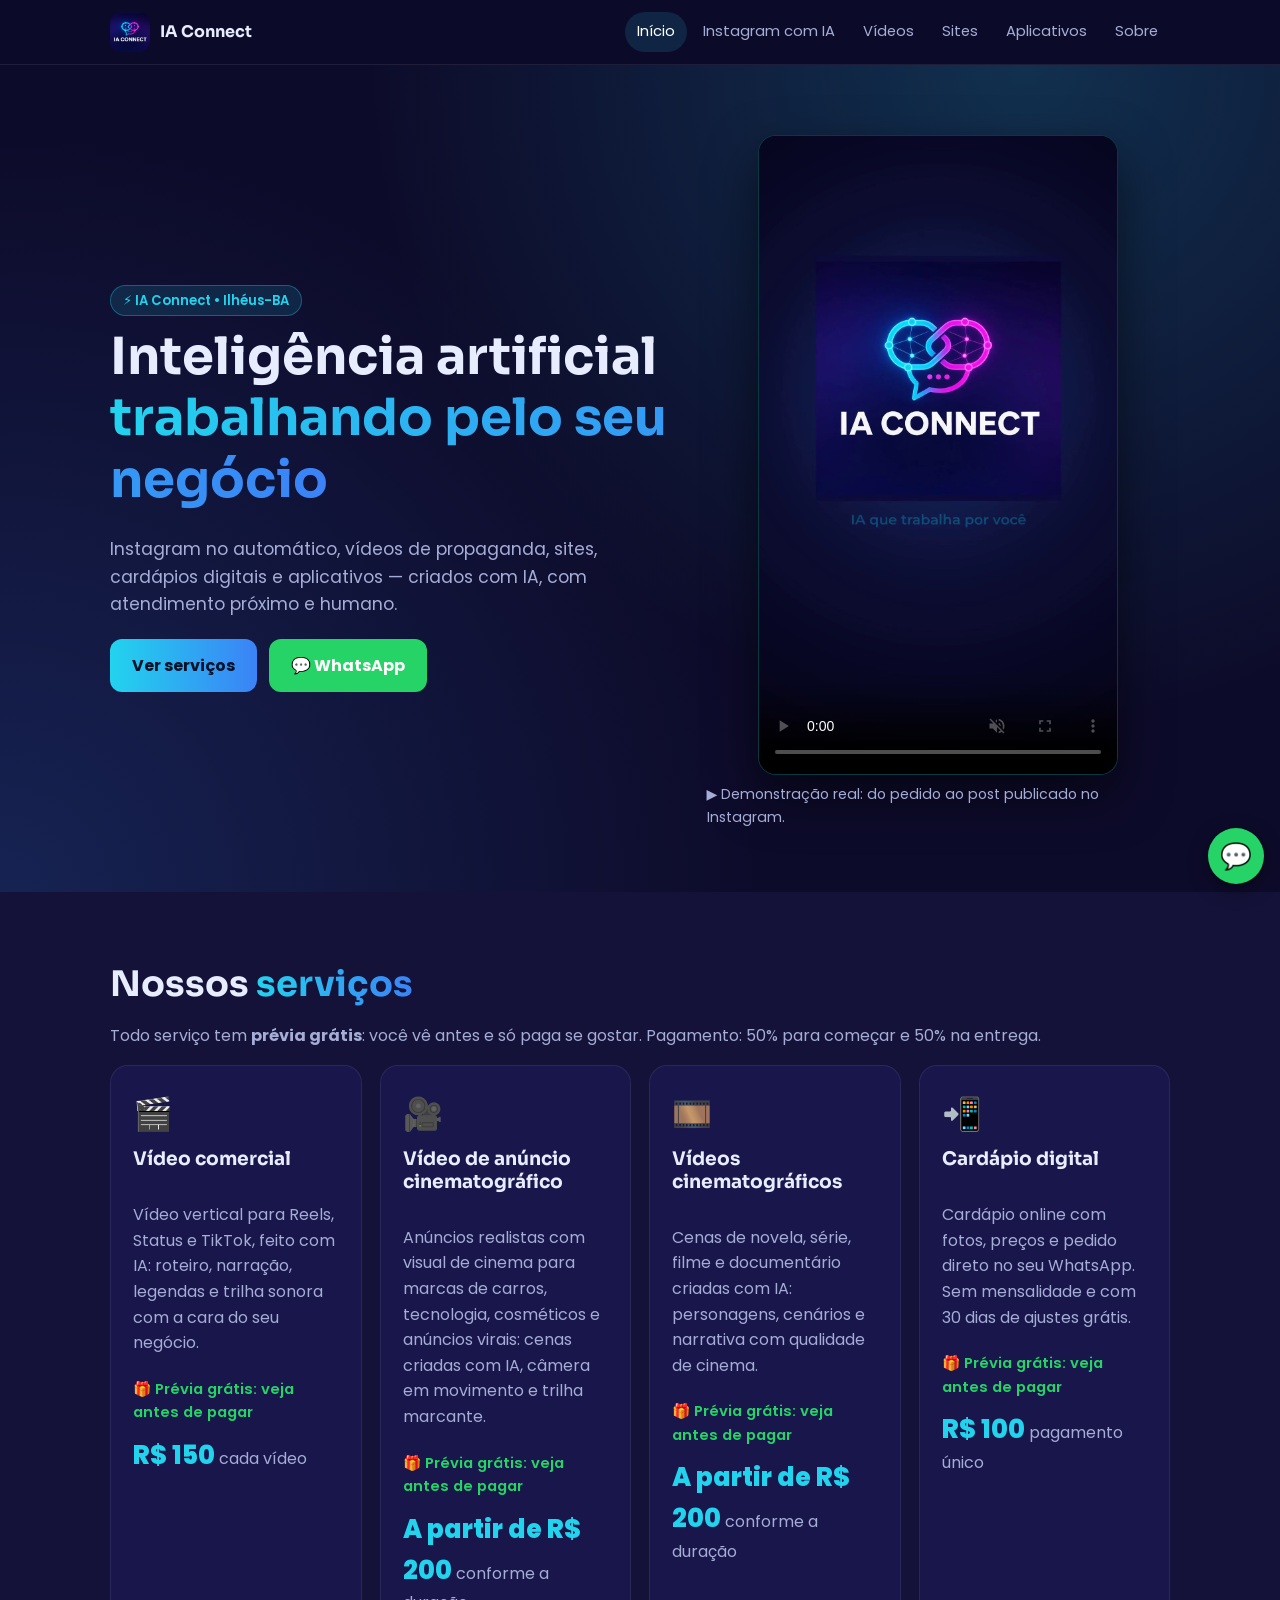
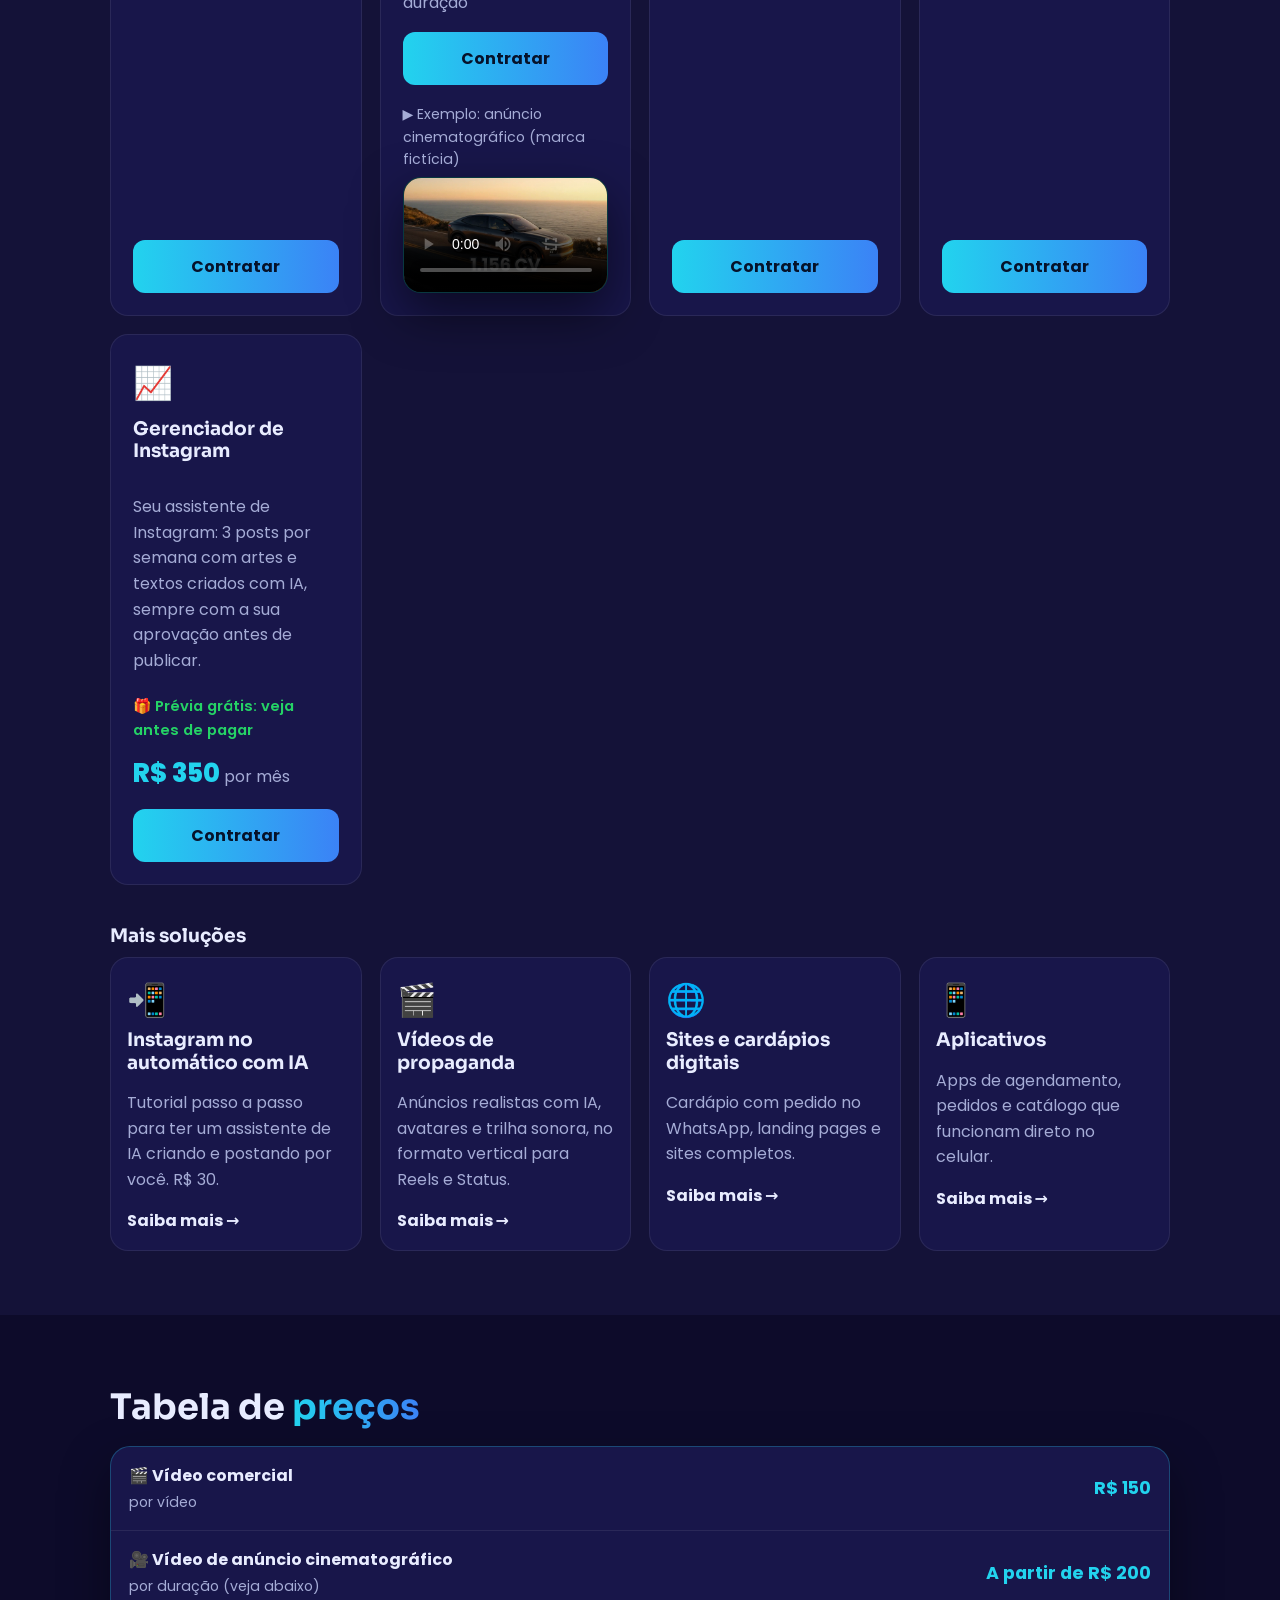
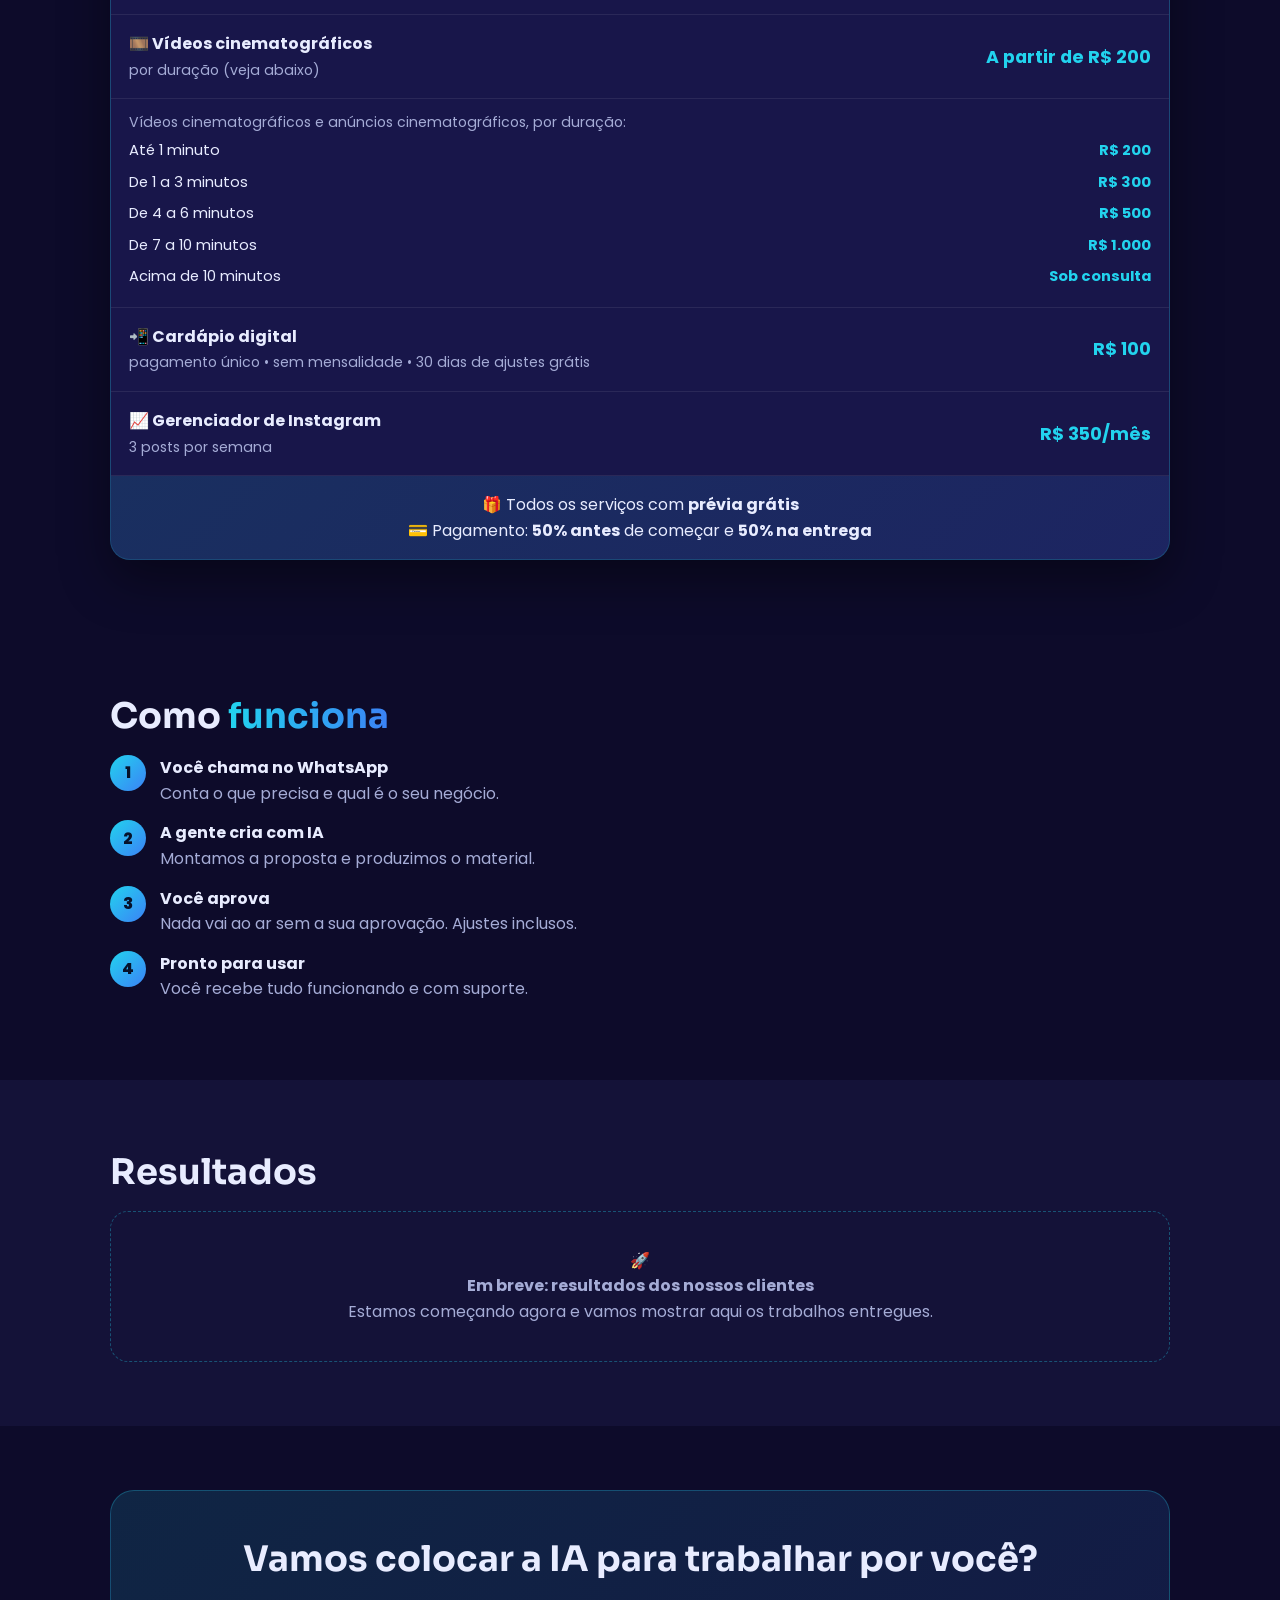
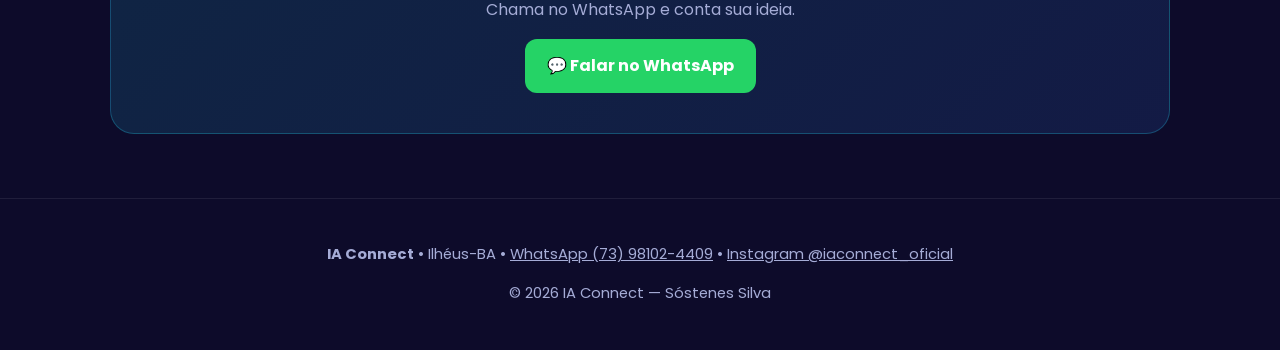
<file: index.html>
<!doctype html><html lang="pt-BR"><head><meta charset="utf-8"><meta name="viewport" content="width=device-width,initial-scale=1">
<title>Inteligência artificial para o seu negócio | IA Connect</title><meta name="description" content="IA Connect: Instagram com IA, vídeos de propaganda, sites, cardápios digitais e aplicativos. Ilhéus-BA."><meta name="theme-color" content="#0d0b2a">
<meta property="og:title" content="Inteligência artificial para o seu negócio | IA Connect"><meta property="og:description" content="IA Connect: Instagram com IA, vídeos de propaganda, sites, cardápios digitais e aplicativos. Ilhéus-BA."><meta property="og:image" content="images/logo.png">
<link rel="icon" href="images/favicon.png"><link rel="preconnect" href="https://fonts.googleapis.com"><link rel="preconnect" href="https://fonts.gstatic.com" crossorigin>
<link href="https://fonts.googleapis.com/css2?family=Poppins:wght@400;600;700;800&family=Sora:wght@600;700;800&display=swap" rel="stylesheet"><link rel="stylesheet" href="style.css"></head><body>
<header><div class="wrap nav"><a class="brand" href="index.html"><img src="images/logo.png" alt="IA Connect">IA Connect</a>
<button class="burger" aria-label="Menu">☰</button><nav class="menu"><a href="index.html">Início</a><a href="instagram-ia.html">Instagram com IA</a><a href="videos-propaganda.html">Vídeos</a><a href="criacao-sites.html">Sites</a><a href="aplicativos.html">Aplicativos</a><a href="sobre.html">Sobre</a></nav></div></header><main>
<section class="hero"><div class="wrap two"><div><span class="tag">⚡ IA Connect • Ilhéus-BA</span>
<h1>Inteligência artificial <span class="grad">trabalhando pelo seu negócio</span></h1>
<p class="lead">Instagram no automático, vídeos de propaganda, sites, cardápios digitais e aplicativos — criados com IA, com atendimento próximo e humano.</p>
<div class="btns"><a class="btn btn-p" href="#servicos">Ver serviços</a><a class="btn btn-w" href="https://wa.me/5573981024409?text=Ol%C3%A1%21%20Vim%20pelo%20site%20da%20IA%20Connect%20e%20quero%20saber%20mais.">💬 WhatsApp</a></div></div>
<div class="reveal"><div class="video video-vertical"><video controls playsinline muted autoplay loop preload="metadata" poster="images/poster-promo.jpg"><source src="videos/iaconnect-promo.mp4" type="video/mp4"></video></div><p class="muted" style="font-size:.88rem;margin-top:8px">▶ Demonstração real: do pedido ao post publicado no Instagram.</p></div></div></section>
<section id="servicos" class="alt"><div class="wrap"><h2>Nossos <span class="grad">serviços</span></h2><p class="muted">Todo serviço tem <b>prévia grátis</b>: você vê antes e só paga se gostar. Pagamento: 50% para começar e 50% na entrega.</p><div class="grid"><div class="card svc reveal"><div class="ico">🎬</div><h3>Vídeo comercial</h3><p class="muted">Vídeo vertical para Reels, Status e TikTok, feito com IA: roteiro, narração, legendas e trilha sonora com a cara do seu negócio.</p><p class="pv">🎁 Prévia grátis: veja antes de pagar</p><div class="pr"><b class="price">R$ 150</b> <span class="muted">cada vídeo</span></div><button class="btn btn-p full" data-svc="video">Contratar</button></div><div class="card svc reveal"><div class="ico">🎥</div><h3>Vídeo de anúncio cinematográfico</h3><p class="muted">Anúncios realistas com visual de cinema para marcas de carros, tecnologia, cosméticos e anúncios virais: cenas criadas com IA, câmera em movimento e trilha marcante.</p><p class="pv">🎁 Prévia grátis: veja antes de pagar</p><div class="pr"><b class="price">A partir de R$ 200</b> <span class="muted">conforme a duração</span></div><button class="btn btn-p full" data-svc="cinema">Contratar</button><div class="ex"><p class="muted" style="font-size:.88rem;margin:12px 0 6px">▶ Exemplo: anúncio cinematográfico (marca fictícia)</p><div class="video"><video controls playsinline preload="metadata" poster="images/poster-aurion.jpg"><source src="videos/anuncio-aurion.mp4" type="video/mp4"></video></div></div></div><div class="card svc reveal"><div class="ico">🎞️</div><h3>Vídeos cinematográficos</h3><p class="muted">Cenas de novela, série, filme e documentário criadas com IA: personagens, cenários e narrativa com qualidade de cinema.</p><p class="pv">🎁 Prévia grátis: veja antes de pagar</p><div class="pr"><b class="price">A partir de R$ 200</b> <span class="muted">conforme a duração</span></div><button class="btn btn-p full" data-svc="filme">Contratar</button></div><div class="card svc reveal"><div class="ico">📲</div><h3>Cardápio digital</h3><p class="muted">Cardápio online com fotos, preços e pedido direto no seu WhatsApp. Sem mensalidade e com 30 dias de ajustes grátis.</p><p class="pv">🎁 Prévia grátis: veja antes de pagar</p><div class="pr"><b class="price">R$ 100</b> <span class="muted">pagamento único</span></div><button class="btn btn-p full" data-svc="cardapio">Contratar</button></div><div class="card svc reveal"><div class="ico">📈</div><h3>Gerenciador de Instagram</h3><p class="muted">Seu assistente de Instagram: 3 posts por semana com artes e textos criados com IA, sempre com a sua aprovação antes de publicar.</p><p class="pv">🎁 Prévia grátis: veja antes de pagar</p><div class="pr"><b class="price">R$ 350</b> <span class="muted">por mês</span></div><button class="btn btn-p full" data-svc="insta">Contratar</button></div></div>
<h3 style="margin-top:40px">Mais soluções</h3><div class="grid mini">
<a class="card reveal" href="instagram-ia.html"><div class="ico">📲</div><h3>Instagram no automático com IA</h3><p class="muted">Tutorial passo a passo para ter um assistente de IA criando e postando por você. R$ 30.</p><b>Saiba mais →</b></a>
<a class="card reveal" href="videos-propaganda.html"><div class="ico">🎬</div><h3>Vídeos de propaganda</h3><p class="muted">Anúncios realistas com IA, avatares e trilha sonora, no formato vertical para Reels e Status.</p><b>Saiba mais →</b></a>
<a class="card reveal" href="criacao-sites.html"><div class="ico">🌐</div><h3>Sites e cardápios digitais</h3><p class="muted">Cardápio com pedido no WhatsApp, landing pages e sites completos.</p><b>Saiba mais →</b></a>
<a class="card reveal" href="aplicativos.html"><div class="ico">📱</div><h3>Aplicativos</h3><p class="muted">Apps de agendamento, pedidos e catálogo que funcionam direto no celular.</p><b>Saiba mais →</b></a>
</div></div></section>
<section id="precos"><div class="wrap"><h2>Tabela de <span class="grad">preços</span></h2><div class="ptable reveal"><div class="trow"><div><b>🎬 Vídeo comercial</b><br><span class="muted">por vídeo</span></div><b class="tp">R$ 150</b></div><div class="trow"><div><b>🎥 Vídeo de anúncio cinematográfico</b><br><span class="muted">por duração (veja abaixo)</span></div><b class="tp">A partir de R$ 200</b></div><div class="trow"><div><b>🎞️ Vídeos cinematográficos</b><br><span class="muted">por duração (veja abaixo)</span></div><b class="tp">A partir de R$ 200</b></div><div style="padding:10px 18px 14px;border-bottom:1px solid #ffffff14"><span class="muted" style="font-size:.88em">Vídeos cinematográficos e anúncios cinematográficos, por duração:</span><div class="tier"><span>Até 1 minuto</span><b>R$ 200</b></div><div class="tier"><span>De 1 a 3 minutos</span><b>R$ 300</b></div><div class="tier"><span>De 4 a 6 minutos</span><b>R$ 500</b></div><div class="tier"><span>De 7 a 10 minutos</span><b>R$ 1.000</b></div><div class="tier"><span>Acima de 10 minutos</span><b>Sob consulta</b></div></div><div class="trow"><div><b>📲 Cardápio digital</b><br><span class="muted">pagamento único • sem mensalidade • 30 dias de ajustes grátis</span></div><b class="tp">R$ 100</b></div><div class="trow"><div><b>📈 Gerenciador de Instagram</b><br><span class="muted">3 posts por semana</span></div><b class="tp">R$ 350/mês</b></div><div class="tfoot">🎁 Todos os serviços com <b>prévia grátis</b><br>💳 Pagamento: <b>50% antes</b> de começar e <b>50% na entrega</b></div></div></div></section><section><div class="wrap"><h2>Como <span class="grad">funciona</span></h2><div class="steps" style="max-width:640px">
<div class="step reveal"><div><b>Você chama no WhatsApp</b><br><span class="muted">Conta o que precisa e qual é o seu negócio.</span></div></div>
<div class="step reveal"><div><b>A gente cria com IA</b><br><span class="muted">Montamos a proposta e produzimos o material.</span></div></div>
<div class="step reveal"><div><b>Você aprova</b><br><span class="muted">Nada vai ao ar sem a sua aprovação. Ajustes inclusos.</span></div></div>
<div class="step reveal"><div><b>Pronto para usar</b><br><span class="muted">Você recebe tudo funcionando e com suporte.</span></div></div></div></div></section>
<section class="alt"><div class="wrap"><h2>Resultados</h2><div class="placeholder reveal">🚀<br><b>Em breve: resultados dos nossos clientes</b><br>Estamos começando agora e vamos mostrar aqui os trabalhos entregues.</div></div></section>
<section><div class="wrap"><div class="cta reveal"><h2>Vamos colocar a IA para trabalhar por você?</h2><p class="muted">Chama no WhatsApp e conta sua ideia.</p><a class="btn btn-w" href="https://wa.me/5573981024409?text=Ol%C3%A1%21%20Vim%20pelo%20site%20da%20IA%20Connect%20e%20quero%20saber%20mais.">💬 Falar no WhatsApp</a></div></div></section></main><footer><div class="wrap"><p><b>IA Connect</b> • Ilhéus-BA • <a href="https://wa.me/5573981024409?text=Ol%C3%A1%21%20Vim%20pelo%20site%20da%20IA%20Connect.">WhatsApp (73) 98102-4409</a> • <a href="https://instagram.com/iaconnect_oficial" target="_blank" rel="noopener">Instagram @iaconnect_oficial</a></p><p>© 2026 IA Connect — Sóstenes Silva</p></div></footer>
<a class="wa-float" href="https://wa.me/5573981024409?text=Ol%C3%A1%21%20Vim%20pelo%20site%20da%20IA%20Connect." aria-label="WhatsApp">💬</a><div id="mdl" class="mdl" hidden><div class="mbox"><button class="x" aria-label="Fechar">✕</button>
<span class="tag">Contratar</span><h2 id="mN"></h2><p>Valor total: <b class="price" id="mP" style="font-size:1.5rem"></b></p>
<div class="info">💳 <b>Como funciona o pagamento:</b> 50% antes de começar o serviço e 50% depois que você receber o serviço pronto. Antes disso, você recebe uma <b>prévia grátis</b>.</div>
<form id="fm"><label>Seu nome<input name="nome" required></label><label>Nome da empresa<input name="empresa" required></label><label>Cidade / localidade<input name="cidade" required placeholder="Ex.: Ilhéus-BA"></label><label>WhatsApp<input name="whats" type="tel" required placeholder="(73) 9...."></label><label>Descreva o que você deseja<textarea name="desc" rows="3" required></textarea></label>
<button class="btn btn-w full" type="submit">💬 Enviar pedido no WhatsApp</button></form>
<div id="tiers" hidden><label class="muted" style="font-size:.88rem">Duração do vídeo<select id="dur"></select></label><div id="tlist"></div></div><div class="pixbox"><h3>Pix para a entrada (50%)</h3><p class="muted" id="mH"></p><img class="qr" id="mQ" alt="QR Code Pix"><div class="pixcode" id="mC"></div><button class="btn btn-o full" id="cp" type="button">📋 Copiar código Pix</button><p class="muted" style="font-size:.85rem">Chave Pix: celular (73) 98102-4409 • Sóstenes Silva</p></div></div></div>
<script>const SV={"video": {"n": "Vídeo comercial", "p": "R$ 150 cada vídeo", "h": "R$ 75,00", "pix": "00020126360014br.gov.bcb.pix0114+5573981024409520400005303986540575.005802BR5914SOSTENES SILVA6006ILHEUS62120508IACVIDEO63047F5B", "qr": "images/pix-video.png"}, "cinema": {"n": "Vídeo de anúncio cinematográfico", "p": "A partir de R$ 200", "h": null, "pix": "00020126360014br.gov.bcb.pix0114+55739810244095204000053039865406100.005802BR5914SOSTENES SILVA6006ILHEUS62140510IACANUNCIO6304B28B", "qr": "images/pix-cinema-0.png", "tiers": [{"l": "Até 1 minuto", "p": "R$ 200", "h": "R$ 100,00", "pix": "00020126360014br.gov.bcb.pix0114+55739810244095204000053039865406100.005802BR5914SOSTENES SILVA6006ILHEUS62140510IACANUNCIO6304B28B", "qr": "images/pix-cinema-0.png"}, {"l": "De 1 a 3 minutos", "p": "R$ 300", "h": "R$ 150,00", "pix": "00020126360014br.gov.bcb.pix0114+55739810244095204000053039865406150.005802BR5914SOSTENES SILVA6006ILHEUS62140510IACANUNCIO63049DDA", "qr": "images/pix-cinema-1.png"}, {"l": "De 4 a 6 minutos", "p": "R$ 500", "h": "R$ 250,00", "pix": "00020126360014br.gov.bcb.pix0114+55739810244095204000053039865406250.005802BR5914SOSTENES SILVA6006ILHEUS62140510IACANUNCIO630411BE", "qr": "images/pix-cinema-2.png"}, {"l": "De 7 a 10 minutos", "p": "R$ 1.000", "h": "R$ 500,00", "pix": "00020126360014br.gov.bcb.pix0114+55739810244095204000053039865406500.005802BR5914SOSTENES SILVA6006ILHEUS62140510IACANUNCIO63044DDA", "qr": "images/pix-cinema-3.png"}, {"l": "Acima de 10 minutos", "p": "Sob consulta", "h": null, "pix": "00020126360014br.gov.bcb.pix0114+55739810244095204000053039865802BR5914SOSTENES SILVA6006ILHEUS62140510IACANUNCIO63045B32", "qr": "images/pix-cinema-4.png"}]}, "filme": {"n": "Vídeos cinematográficos", "p": "A partir de R$ 200", "h": null, "pix": "00020126360014br.gov.bcb.pix0114+55739810244095204000053039865406100.005802BR5914SOSTENES SILVA6006ILHEUS62120508IACFILME63045A9B", "qr": "images/pix-filme-0.png", "tiers": [{"l": "Até 1 minuto", "p": "R$ 200", "h": "R$ 100,00", "pix": "00020126360014br.gov.bcb.pix0114+55739810244095204000053039865406100.005802BR5914SOSTENES SILVA6006ILHEUS62120508IACFILME63045A9B", "qr": "images/pix-filme-0.png"}, {"l": "De 1 a 3 minutos", "p": "R$ 300", "h": "R$ 150,00", "pix": "00020126360014br.gov.bcb.pix0114+55739810244095204000053039865406150.005802BR5914SOSTENES SILVA6006ILHEUS62120508IACFILME63044AFF", "qr": "images/pix-filme-1.png"}, {"l": "De 4 a 6 minutos", "p": "R$ 500", "h": "R$ 250,00", "pix": "00020126360014br.gov.bcb.pix0114+55739810244095204000053039865406250.005802BR5914SOSTENES SILVA6006ILHEUS62120508IACFILME6304970F", "qr": "images/pix-filme-2.png"}, {"l": "De 7 a 10 minutos", "p": "R$ 1.000", "h": "R$ 500,00", "pix": "00020126360014br.gov.bcb.pix0114+55739810244095204000053039865406500.005802BR5914SOSTENES SILVA6006ILHEUS62120508IACFILME630497E5", "qr": "images/pix-filme-3.png"}, {"l": "Acima de 10 minutos", "p": "Sob consulta", "h": null, "pix": "00020126360014br.gov.bcb.pix0114+55739810244095204000053039865802BR5914SOSTENES SILVA6006ILHEUS62120508IACFILME630472AE", "qr": "images/pix-filme-4.png"}]}, "cardapio": {"n": "Cardápio digital", "p": "R$ 100 pagamento único", "h": "R$ 50,00", "pix": "00020126360014br.gov.bcb.pix0114+5573981024409520400005303986540550.005802BR5914SOSTENES SILVA6006ILHEUS62150511IACCARDAPIO63047DAA", "qr": "images/pix-cardapio.png"}, "insta": {"n": "Gerenciador de Instagram", "p": "R$ 350 por mês", "h": "R$ 175,00", "pix": "00020126360014br.gov.bcb.pix0114+55739810244095204000053039865406175.005802BR5914SOSTENES SILVA6006ILHEUS62120508IACINSTA6304C390", "qr": "images/pix-insta.png"}};</script><script src="main.js"></script></body></html>
</file>
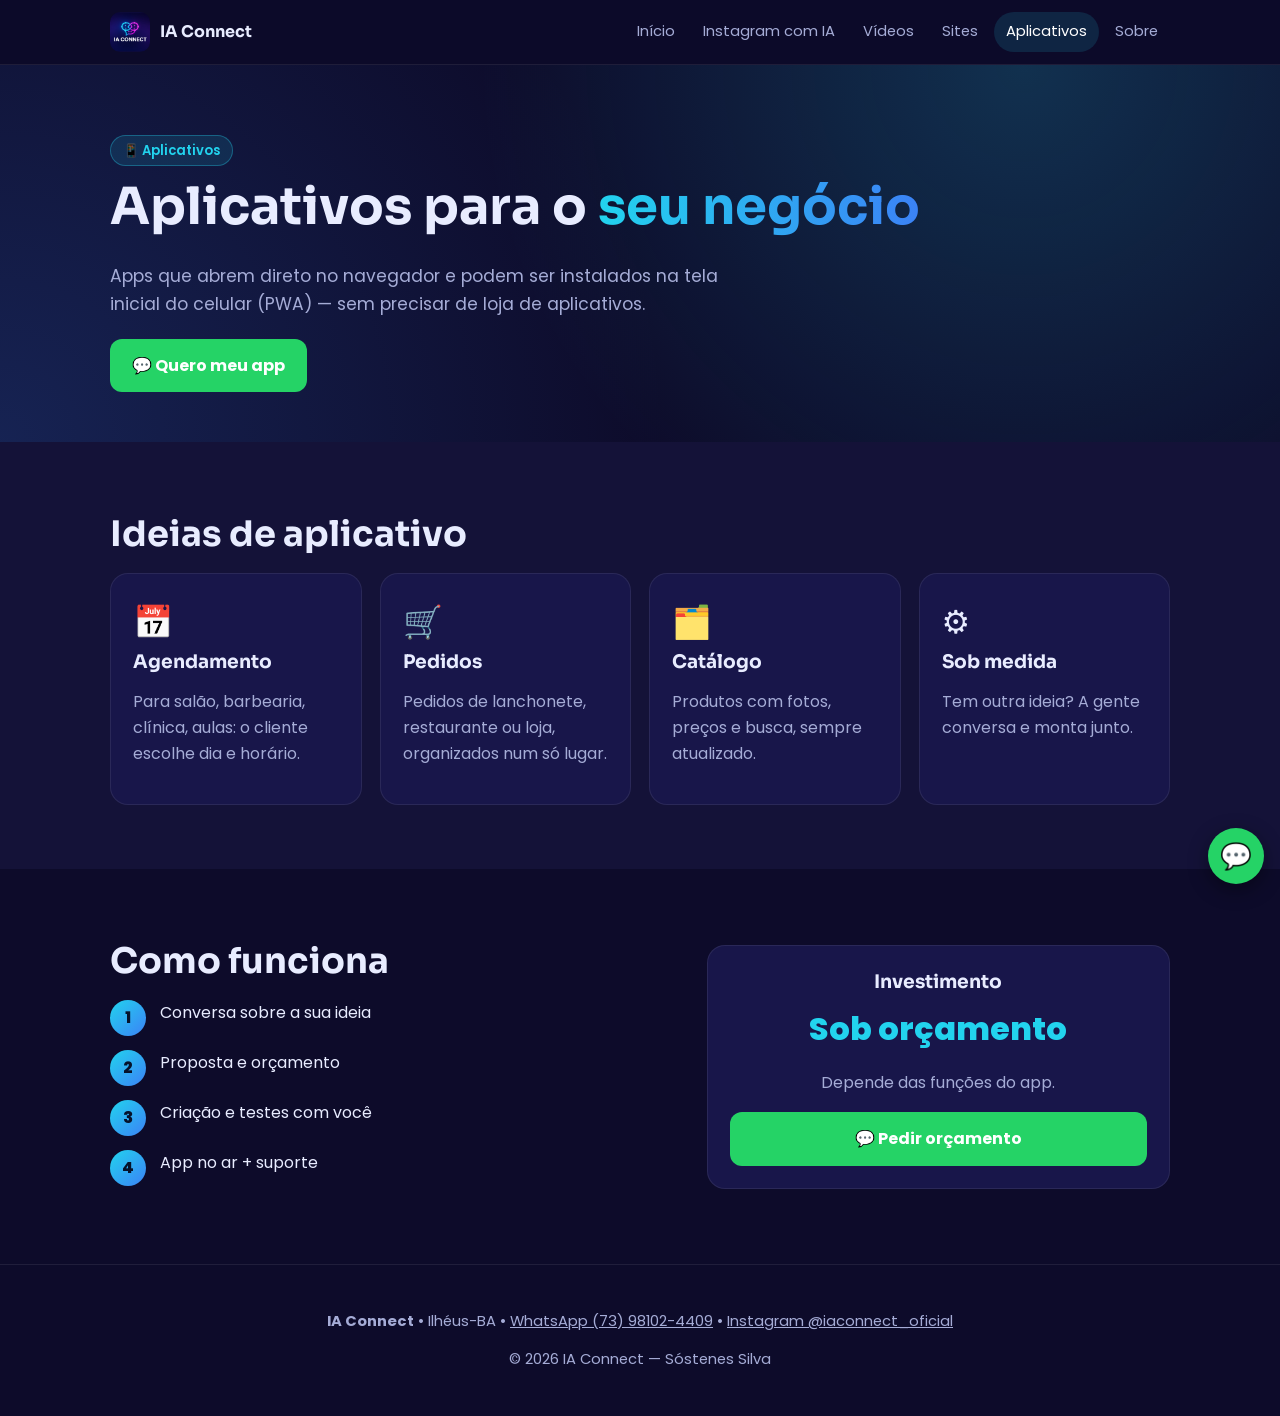
<file: aplicativos.html>
<!doctype html><html lang="pt-BR"><head><meta charset="utf-8"><meta name="viewport" content="width=device-width,initial-scale=1">
<title>Criação de aplicativos | IA Connect</title><meta name="description" content="Aplicativos web (PWA) para agendamento, pedidos e catálogo, que funcionam direto no celular."><meta name="theme-color" content="#0d0b2a">
<meta property="og:title" content="Criação de aplicativos | IA Connect"><meta property="og:description" content="Aplicativos web (PWA) para agendamento, pedidos e catálogo, que funcionam direto no celular."><meta property="og:image" content="images/logo.png">
<link rel="icon" href="images/favicon.png"><link rel="preconnect" href="https://fonts.googleapis.com"><link rel="preconnect" href="https://fonts.gstatic.com" crossorigin>
<link href="https://fonts.googleapis.com/css2?family=Poppins:wght@400;600;700;800&family=Sora:wght@600;700;800&display=swap" rel="stylesheet"><link rel="stylesheet" href="style.css"></head><body>
<header><div class="wrap nav"><a class="brand" href="index.html"><img src="images/logo.png" alt="IA Connect">IA Connect</a>
<button class="burger" aria-label="Menu">☰</button><nav class="menu"><a href="index.html">Início</a><a href="instagram-ia.html">Instagram com IA</a><a href="videos-propaganda.html">Vídeos</a><a href="criacao-sites.html">Sites</a><a href="aplicativos.html">Aplicativos</a><a href="sobre.html">Sobre</a></nav></div></header><main>
<section class="hero"><div class="wrap"><span class="tag">📱 Aplicativos</span><h1>Aplicativos para o <span class="grad">seu negócio</span></h1>
<p class="lead">Apps que abrem direto no navegador e podem ser instalados na tela inicial do celular (PWA) — sem precisar de loja de aplicativos.</p>
<div class="btns"><a class="btn btn-w" href="https://wa.me/5573981024409?text=Ol%C3%A1%21%20Quero%20or%C3%A7amento%20de%20aplicativo.">💬 Quero meu app</a></div></div></section>
<section class="alt"><div class="wrap"><h2>Ideias de aplicativo</h2><div class="grid">
<div class="card reveal"><div class="ico">📅</div><h3>Agendamento</h3><p class="muted">Para salão, barbearia, clínica, aulas: o cliente escolhe dia e horário.</p></div>
<div class="card reveal"><div class="ico">🛒</div><h3>Pedidos</h3><p class="muted">Pedidos de lanchonete, restaurante ou loja, organizados num só lugar.</p></div>
<div class="card reveal"><div class="ico">🗂️</div><h3>Catálogo</h3><p class="muted">Produtos com fotos, preços e busca, sempre atualizado.</p></div>
<div class="card reveal"><div class="ico">⚙️</div><h3>Sob medida</h3><p class="muted">Tem outra ideia? A gente conversa e monta junto.</p></div></div></div></section>
<section><div class="wrap two"><div><h2>Como funciona</h2><div class="steps"><div class="step"><div>Conversa sobre a sua ideia</div></div><div class="step"><div>Proposta e orçamento</div></div><div class="step"><div>Criação e testes com você</div></div><div class="step"><div>App no ar + suporte</div></div></div></div>
<div class="card" style="text-align:center"><h3>Investimento</h3><div class="price">Sob orçamento</div><p class="muted">Depende das funções do app.</p><a class="btn btn-w full" href="https://wa.me/5573981024409?text=Ol%C3%A1%21%20Quero%20or%C3%A7amento%20de%20aplicativo.">💬 Pedir orçamento</a></div></div></section></main><footer><div class="wrap"><p><b>IA Connect</b> • Ilhéus-BA • <a href="https://wa.me/5573981024409?text=Ol%C3%A1%21%20Vim%20pelo%20site%20da%20IA%20Connect.">WhatsApp (73) 98102-4409</a> • <a href="https://instagram.com/iaconnect_oficial" target="_blank" rel="noopener">Instagram @iaconnect_oficial</a></p><p>© 2026 IA Connect — Sóstenes Silva</p></div></footer>
<a class="wa-float" href="https://wa.me/5573981024409?text=Ol%C3%A1%21%20Vim%20pelo%20site%20da%20IA%20Connect." aria-label="WhatsApp">💬</a><script src="main.js"></script></body></html>
</file>
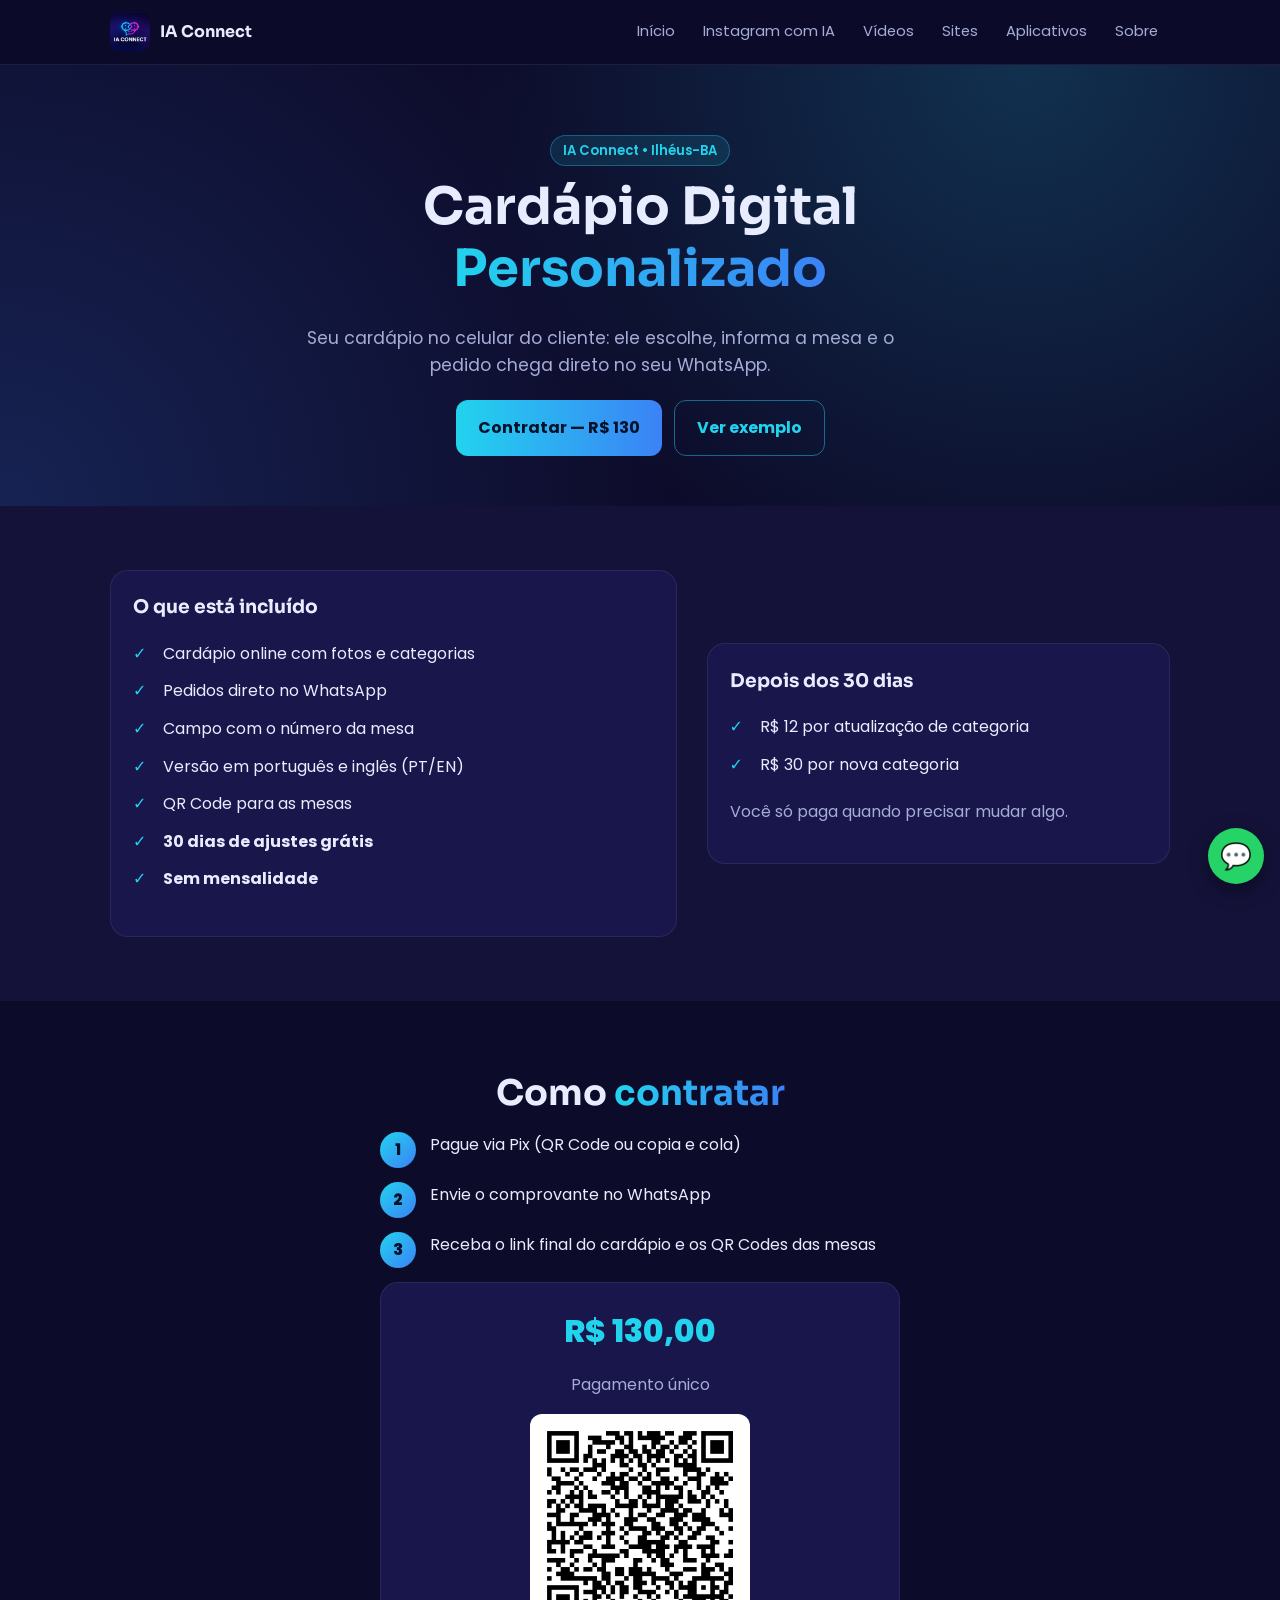
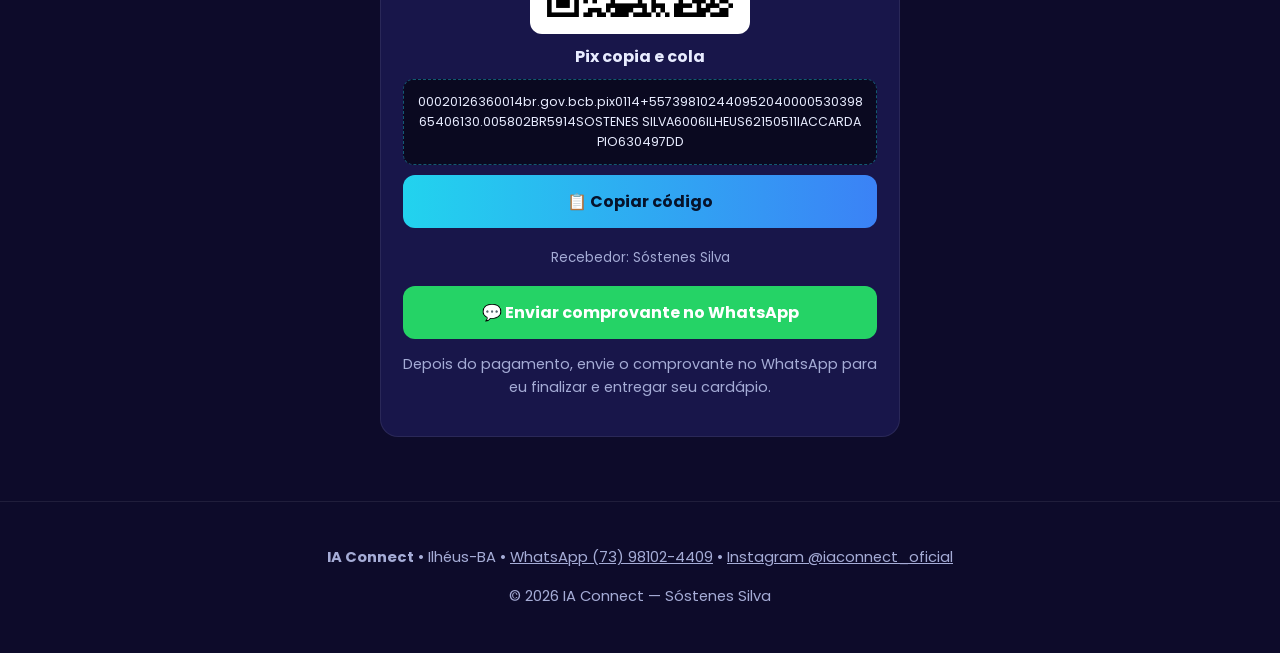
<file: cardapio-digital.html>
<!doctype html><html lang="pt-BR"><head><meta charset="utf-8"><meta name="viewport" content="width=device-width,initial-scale=1">
<title>Cardápio Digital Personalizado | IA Connect</title><meta name="description" content="Cardápio digital com pedidos no WhatsApp, QR Code nas mesas e versão PT/EN. R$ 130 via Pix, sem mensalidade."><meta name="theme-color" content="#0d0b2a">
<meta property="og:title" content="Cardápio Digital Personalizado | IA Connect"><meta property="og:description" content="Cardápio digital com pedidos no WhatsApp, QR Code nas mesas e versão PT/EN. R$ 130 via Pix, sem mensalidade."><meta property="og:image" content="images/logo.png">
<link rel="icon" href="images/favicon.png"><link rel="preconnect" href="https://fonts.googleapis.com"><link rel="preconnect" href="https://fonts.gstatic.com" crossorigin>
<link href="https://fonts.googleapis.com/css2?family=Poppins:wght@400;600;700;800&family=Sora:wght@600;700;800&display=swap" rel="stylesheet"><link rel="stylesheet" href="style.css"></head><body>
<header><div class="wrap nav"><a class="brand" href="index.html"><img src="images/logo.png" alt="IA Connect">IA Connect</a>
<button class="burger" aria-label="Menu">☰</button><nav class="menu"><a href="index.html">Início</a><a href="instagram-ia.html">Instagram com IA</a><a href="videos-propaganda.html">Vídeos</a><a href="criacao-sites.html">Sites</a><a href="aplicativos.html">Aplicativos</a><a href="sobre.html">Sobre</a></nav></div></header><main>
<section class="hero"><div class="wrap" style="max-width:760px;text-align:center"><span class="tag">IA Connect • Ilhéus-BA</span>
<h1>Cardápio Digital <span class="grad">Personalizado</span></h1>
<p class="lead">Seu cardápio no celular do cliente: ele escolhe, informa a mesa e o pedido chega direto no seu WhatsApp.</p>
<div class="btns" style="justify-content:center"><a class="btn btn-p" href="#comprar">Contratar — R$ 130</a><a class="btn btn-o" href="https://tinyurl.com/cardapio-demo-ilheus">Ver exemplo</a></div></div></section>
<section class="alt"><div class="wrap two"><div class="card reveal"><h3>O que está incluído</h3><ul class="check">
<li>Cardápio online com fotos e categorias</li><li>Pedidos direto no WhatsApp</li><li>Campo com o número da mesa</li><li>Versão em português e inglês (PT/EN)</li><li>QR Code para as mesas</li><li><b>30 dias de ajustes grátis</b></li><li><b>Sem mensalidade</b></li></ul></div>
<div class="card reveal"><h3>Depois dos 30 dias</h3><ul class="check"><li>R$ 12 por atualização de categoria</li><li>R$ 30 por nova categoria</li></ul><p class="muted">Você só paga quando precisar mudar algo.</p></div></div></section>
<section id="comprar"><div class="wrap" style="max-width:560px"><h2 style="text-align:center">Como <span class="grad">contratar</span></h2>
<div class="steps"><div class="step"><div>Pague via Pix (QR Code ou copia e cola)</div></div><div class="step"><div>Envie o comprovante no WhatsApp</div></div><div class="step"><div>Receba o link final do cardápio e os QR Codes das mesas</div></div></div>
<div class="card" style="text-align:center"><div class="price">R$ 130,00</div><p class="muted">Pagamento único</p>
<img class="qr" src="images/pix-qr-cardapio.png" alt="QR Code Pix R$ 130"><b>Pix copia e cola</b><div class="pixcode">00020126360014br.gov.bcb.pix0114+55739810244095204000053039865406130.005802BR5914SOSTENES SILVA6006ILHEUS62150511IACCARDAPIO630497DD</div>
<button class="btn btn-p full" onclick="copiar(this,'00020126360014br.gov.bcb.pix0114+55739810244095204000053039865406130.005802BR5914SOSTENES SILVA6006ILHEUS62150511IACCARDAPIO630497DD','📋 Copiar código')">📋 Copiar código</button>
<p class="muted"><small>Recebedor: Sóstenes Silva</small></p>
<a class="btn btn-w full" href="https://wa.me/5573981024409?text=Ol%C3%A1%21%20Fiz%20o%20Pix%20do%20Card%C3%A1pio%20Digital%20(R%24%20130)%2C%20segue%20o%20comprovante.">💬 Enviar comprovante no WhatsApp</a>
<p class="muted" style="font-size:.9rem;margin-top:14px">Depois do pagamento, envie o comprovante no WhatsApp para eu finalizar e entregar seu cardápio.</p></div></div></section></main>
<footer><div class="wrap"><p><b>IA Connect</b> • Ilhéus-BA • <a href="https://wa.me/5573981024409?text=Ol%C3%A1%21%20Vim%20pelo%20site%20da%20IA%20Connect.">WhatsApp (73) 98102-4409</a> • <a href="https://instagram.com/iaconnect_oficial" target="_blank" rel="noopener">Instagram @iaconnect_oficial</a></p><p>© 2026 IA Connect — Sóstenes Silva</p></div></footer>
<a class="wa-float" href="https://wa.me/5573981024409?text=Ol%C3%A1%21%20Vim%20pelo%20site%20da%20IA%20Connect." aria-label="WhatsApp">💬</a><script src="main.js"></script></body></html>
</file>
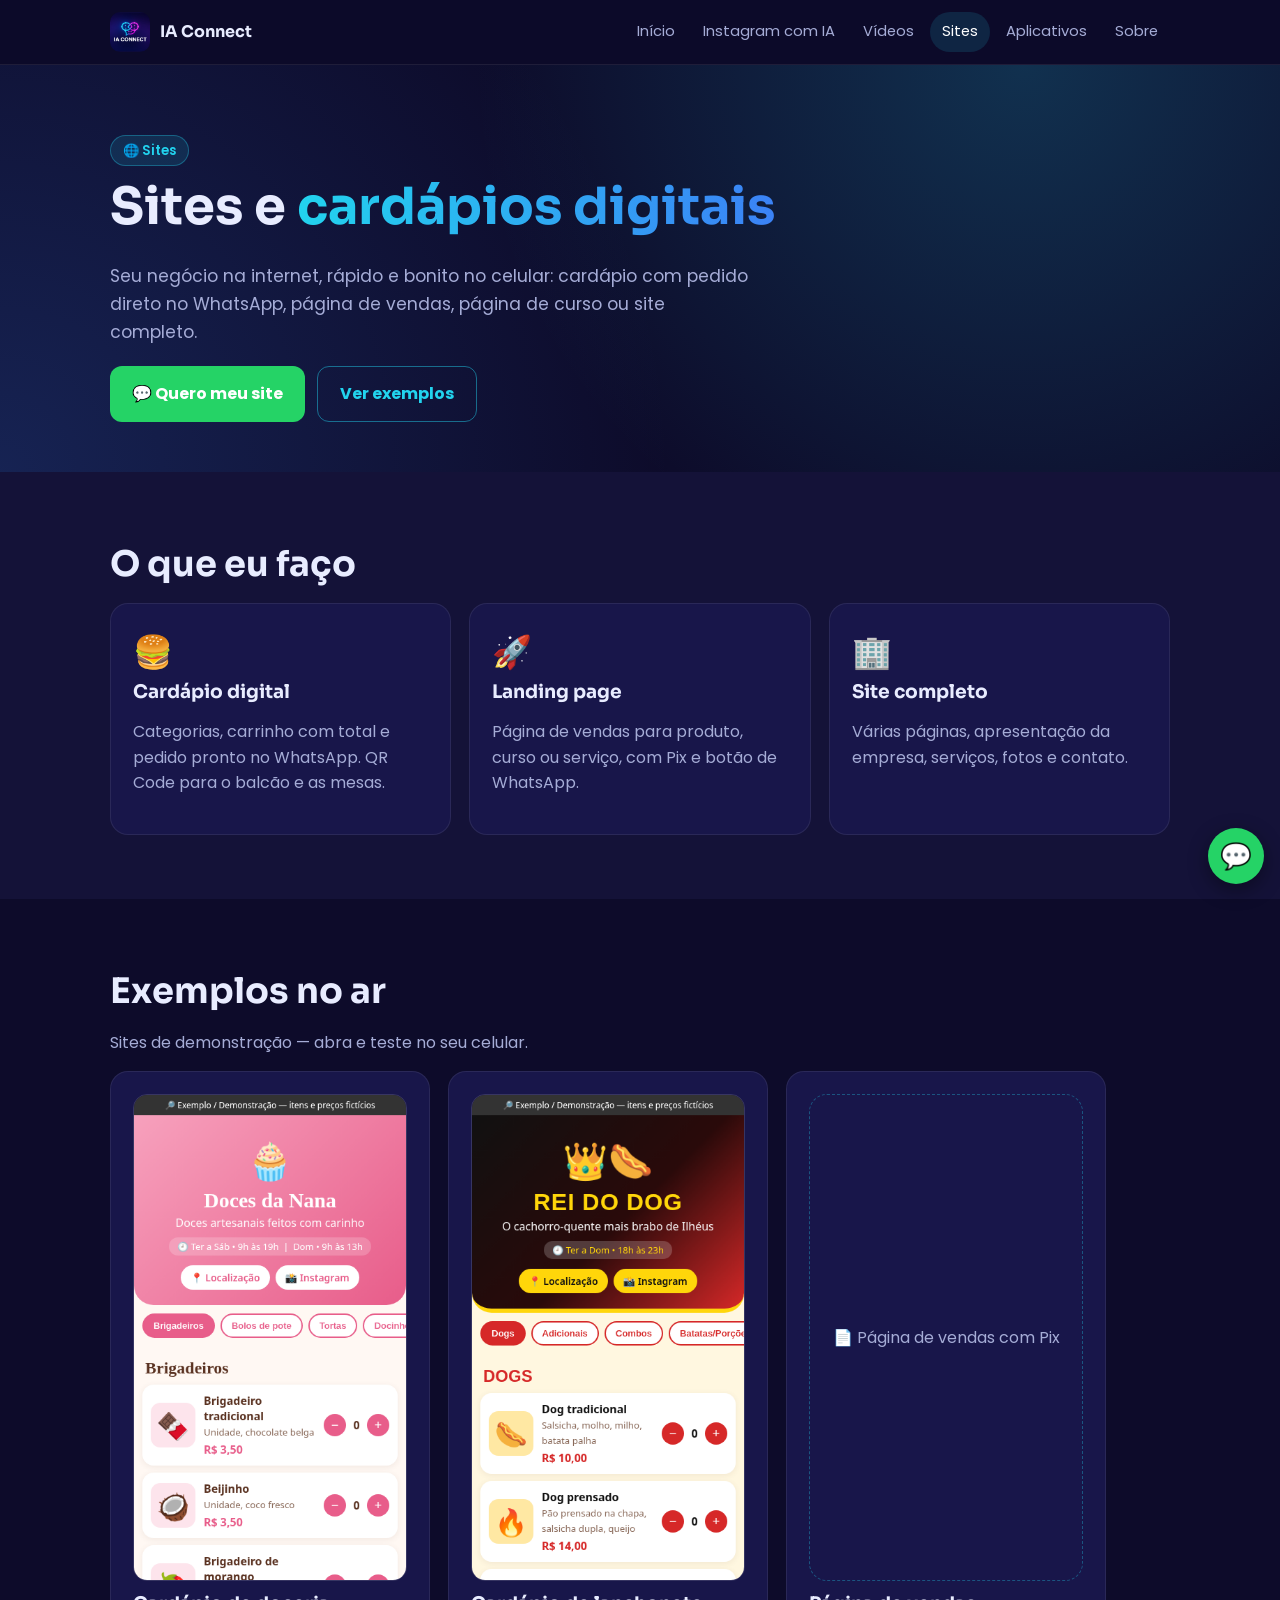
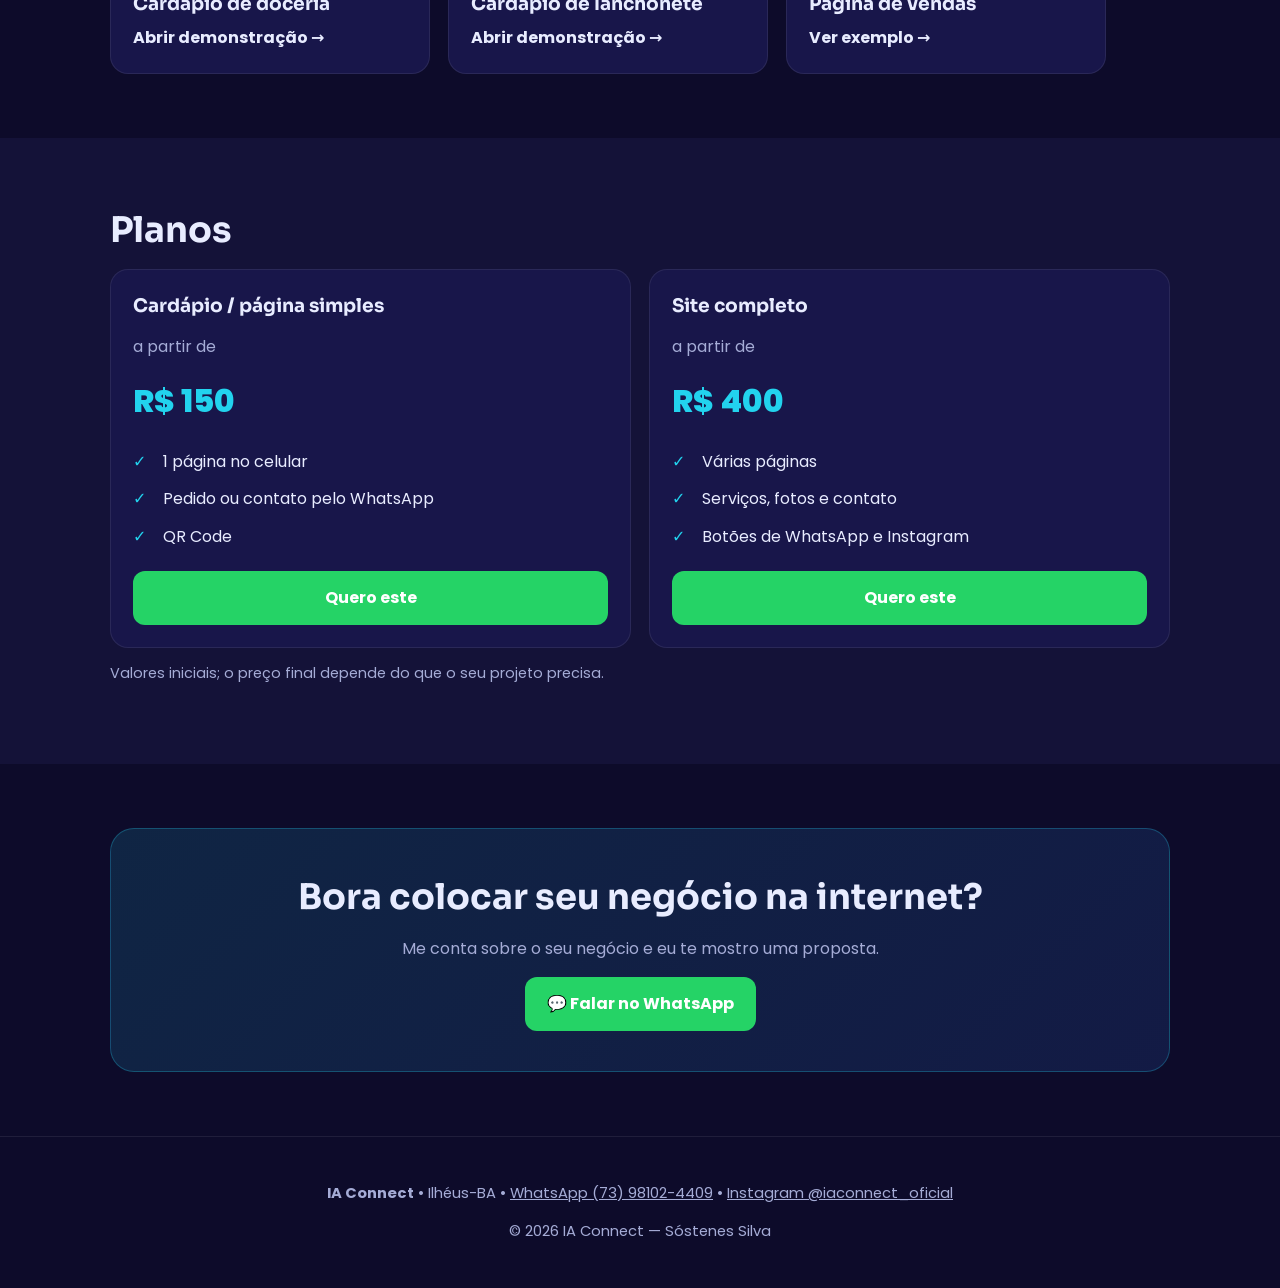
<file: criacao-sites.html>
<!doctype html><html lang="pt-BR"><head><meta charset="utf-8"><meta name="viewport" content="width=device-width,initial-scale=1">
<title>Criação de sites e cardápios digitais | IA Connect</title><meta name="description" content="Sites, cardápios digitais com pedido no WhatsApp e landing pages para o seu negócio em Ilhéus e região."><meta name="theme-color" content="#0d0b2a">
<meta property="og:title" content="Criação de sites e cardápios digitais | IA Connect"><meta property="og:description" content="Sites, cardápios digitais com pedido no WhatsApp e landing pages para o seu negócio em Ilhéus e região."><meta property="og:image" content="images/logo.png">
<link rel="icon" href="images/favicon.png"><link rel="preconnect" href="https://fonts.googleapis.com"><link rel="preconnect" href="https://fonts.gstatic.com" crossorigin>
<link href="https://fonts.googleapis.com/css2?family=Poppins:wght@400;600;700;800&family=Sora:wght@600;700;800&display=swap" rel="stylesheet"><link rel="stylesheet" href="style.css"></head><body>
<header><div class="wrap nav"><a class="brand" href="index.html"><img src="images/logo.png" alt="IA Connect">IA Connect</a>
<button class="burger" aria-label="Menu">☰</button><nav class="menu"><a href="index.html">Início</a><a href="instagram-ia.html">Instagram com IA</a><a href="videos-propaganda.html">Vídeos</a><a href="criacao-sites.html">Sites</a><a href="aplicativos.html">Aplicativos</a><a href="sobre.html">Sobre</a></nav></div></header><main>
<section class="hero"><div class="wrap"><span class="tag">🌐 Sites</span><h1>Sites e <span class="grad">cardápios digitais</span></h1>
<p class="lead">Seu negócio na internet, rápido e bonito no celular: cardápio com pedido direto no WhatsApp, página de vendas, página de curso ou site completo.</p>
<div class="btns"><a class="btn btn-w" href="https://wa.me/5573981024409?text=Ol%C3%A1%21%20Quero%20um%20site%20/%20card%C3%A1pio%20digital.">💬 Quero meu site</a><a class="btn btn-o" href="#portfolio">Ver exemplos</a></div></div></section>
<section class="alt"><div class="wrap"><h2>O que eu faço</h2><div class="grid">
<div class="card reveal"><div class="ico">🍔</div><h3>Cardápio digital</h3><p class="muted">Categorias, carrinho com total e pedido pronto no WhatsApp. QR Code para o balcão e as mesas.</p></div>
<div class="card reveal"><div class="ico">🚀</div><h3>Landing page</h3><p class="muted">Página de vendas para produto, curso ou serviço, com Pix e botão de WhatsApp.</p></div>
<div class="card reveal"><div class="ico">🏢</div><h3>Site completo</h3><p class="muted">Várias páginas, apresentação da empresa, serviços, fotos e contato.</p></div></div></div></section>
<section id="portfolio"><div class="wrap"><h2>Exemplos no ar</h2><p class="muted">Sites de demonstração — abra e teste no seu celular.</p><div class="grid" style="grid-template-columns:repeat(auto-fit,minmax(220px,320px))">
<a class="card reveal" href="https://tinyurl.com/cardapio-demo-ilheus" target="_blank" rel="noopener"><img class="shot" src="images/demo-nana.png" alt="Cardápio Doces da Nana" loading="lazy"><h3 style="margin-top:12px">Cardápio de doceria</h3><b>Abrir demonstração →</b></a>
<a class="card reveal" href="https://tinyurl.com/rei-do-dog-demo" target="_blank" rel="noopener"><img class="shot" src="images/demo-reidog.png" alt="Cardápio Rei do Dog" loading="lazy"><h3 style="margin-top:12px">Cardápio de lanchonete</h3><b>Abrir demonstração →</b></a>
<a class="card reveal" href="instagram-ia.html"><div class="placeholder" style="aspect-ratio:9/16;display:grid;place-items:center">📄 Página de vendas com Pix</div><h3 style="margin-top:12px">Página de vendas</h3><b>Ver exemplo →</b></a></div></div></section>
<section class="alt"><div class="wrap"><h2>Planos</h2><div class="grid">
<div class="card reveal"><h3>Cardápio / página simples</h3><p class="muted">a partir de</p><div class="price">R$ 150</div><ul class="check"><li>1 página no celular</li><li>Pedido ou contato pelo WhatsApp</li><li>QR Code</li></ul><a class="btn btn-w full" href="https://wa.me/5573981024409?text=Ol%C3%A1%21%20Quero%20um%20card%C3%A1pio%20/%20p%C3%A1gina%20simples.">Quero este</a></div>
<div class="card reveal"><h3>Site completo</h3><p class="muted">a partir de</p><div class="price">R$ 400</div><ul class="check"><li>Várias páginas</li><li>Serviços, fotos e contato</li><li>Botões de WhatsApp e Instagram</li></ul><a class="btn btn-w full" href="https://wa.me/5573981024409?text=Ol%C3%A1%21%20Quero%20um%20site%20completo.">Quero este</a></div></div>
<p class="muted" style="font-size:.9rem">Valores iniciais; o preço final depende do que o seu projeto precisa.</p></div></section>
<section><div class="wrap"><div class="cta reveal"><h2>Bora colocar seu negócio na internet?</h2><p class="muted">Me conta sobre o seu negócio e eu te mostro uma proposta.</p><a class="btn btn-w" href="https://wa.me/5573981024409?text=Ol%C3%A1%21%20Quero%20um%20site%20/%20card%C3%A1pio%20digital.">💬 Falar no WhatsApp</a></div></div></section></main><footer><div class="wrap"><p><b>IA Connect</b> • Ilhéus-BA • <a href="https://wa.me/5573981024409?text=Ol%C3%A1%21%20Vim%20pelo%20site%20da%20IA%20Connect.">WhatsApp (73) 98102-4409</a> • <a href="https://instagram.com/iaconnect_oficial" target="_blank" rel="noopener">Instagram @iaconnect_oficial</a></p><p>© 2026 IA Connect — Sóstenes Silva</p></div></footer>
<a class="wa-float" href="https://wa.me/5573981024409?text=Ol%C3%A1%21%20Vim%20pelo%20site%20da%20IA%20Connect." aria-label="WhatsApp">💬</a><script src="main.js"></script></body></html>
</file>
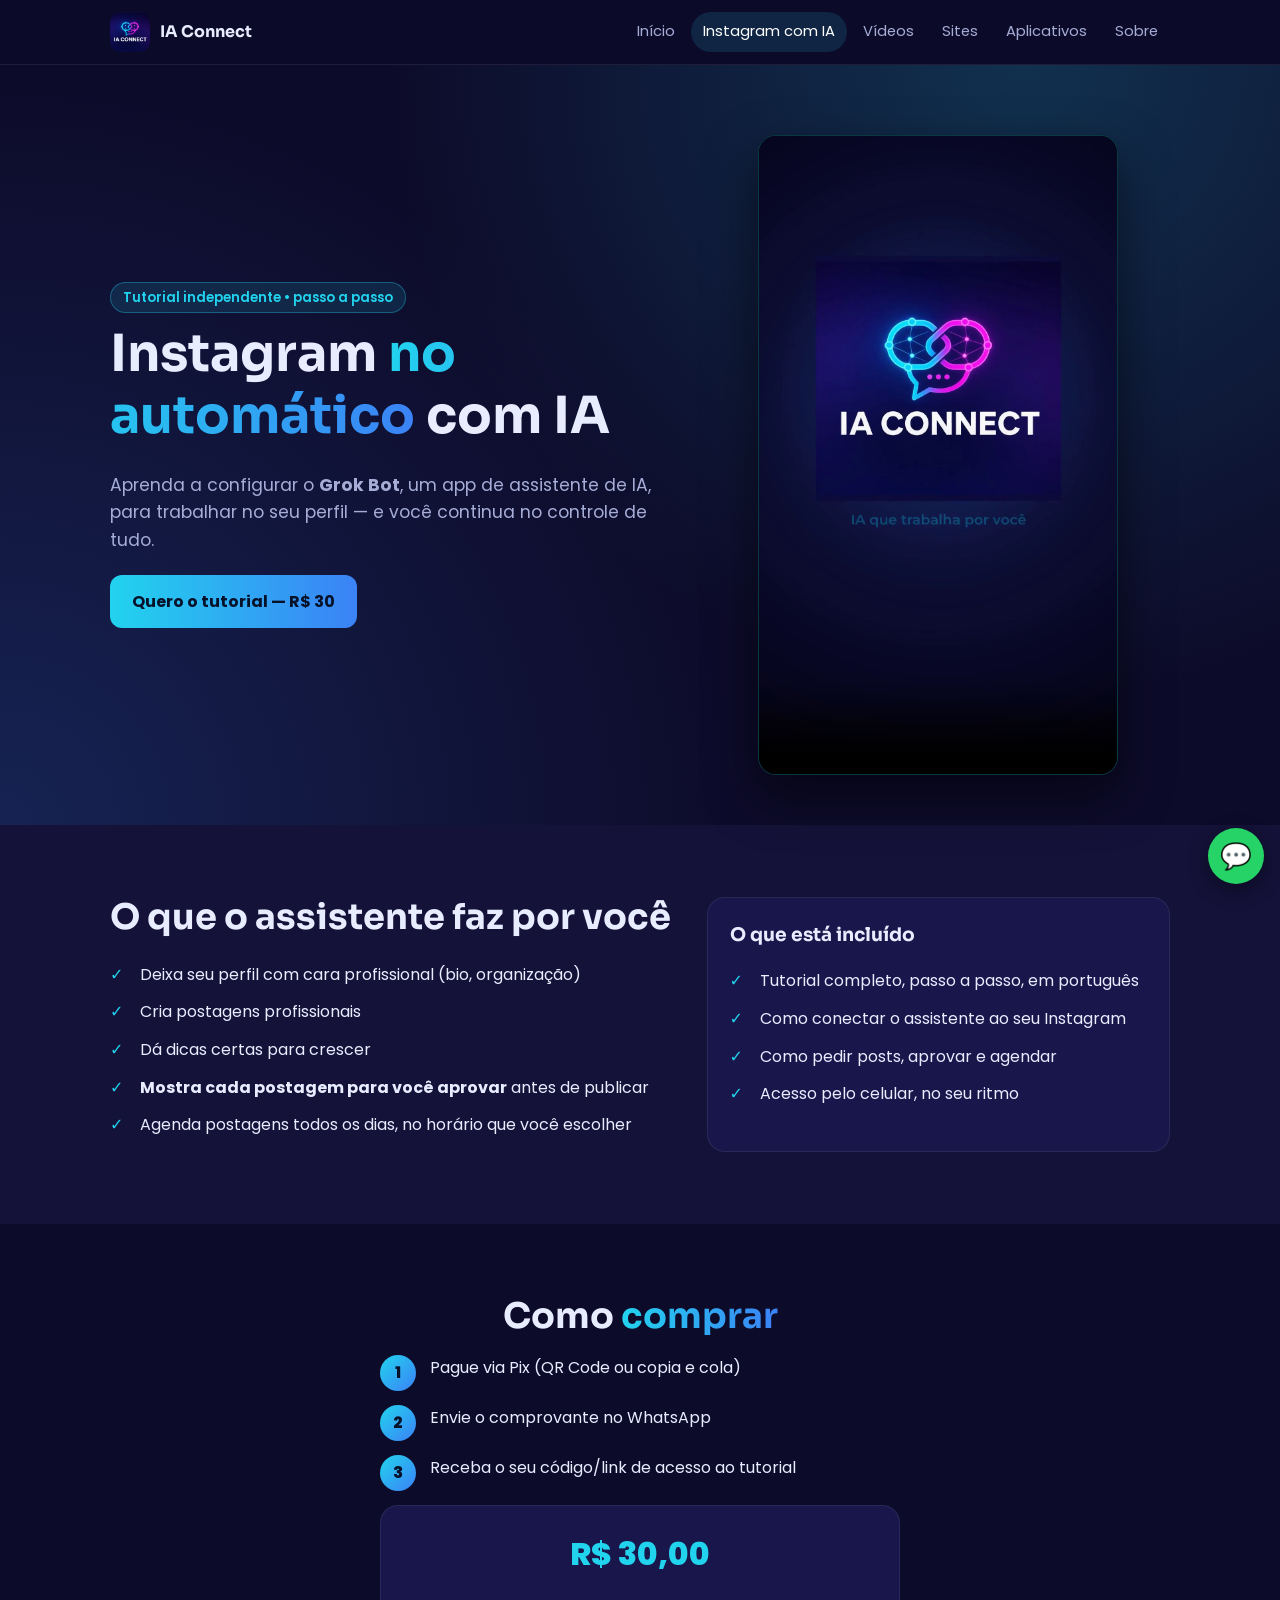
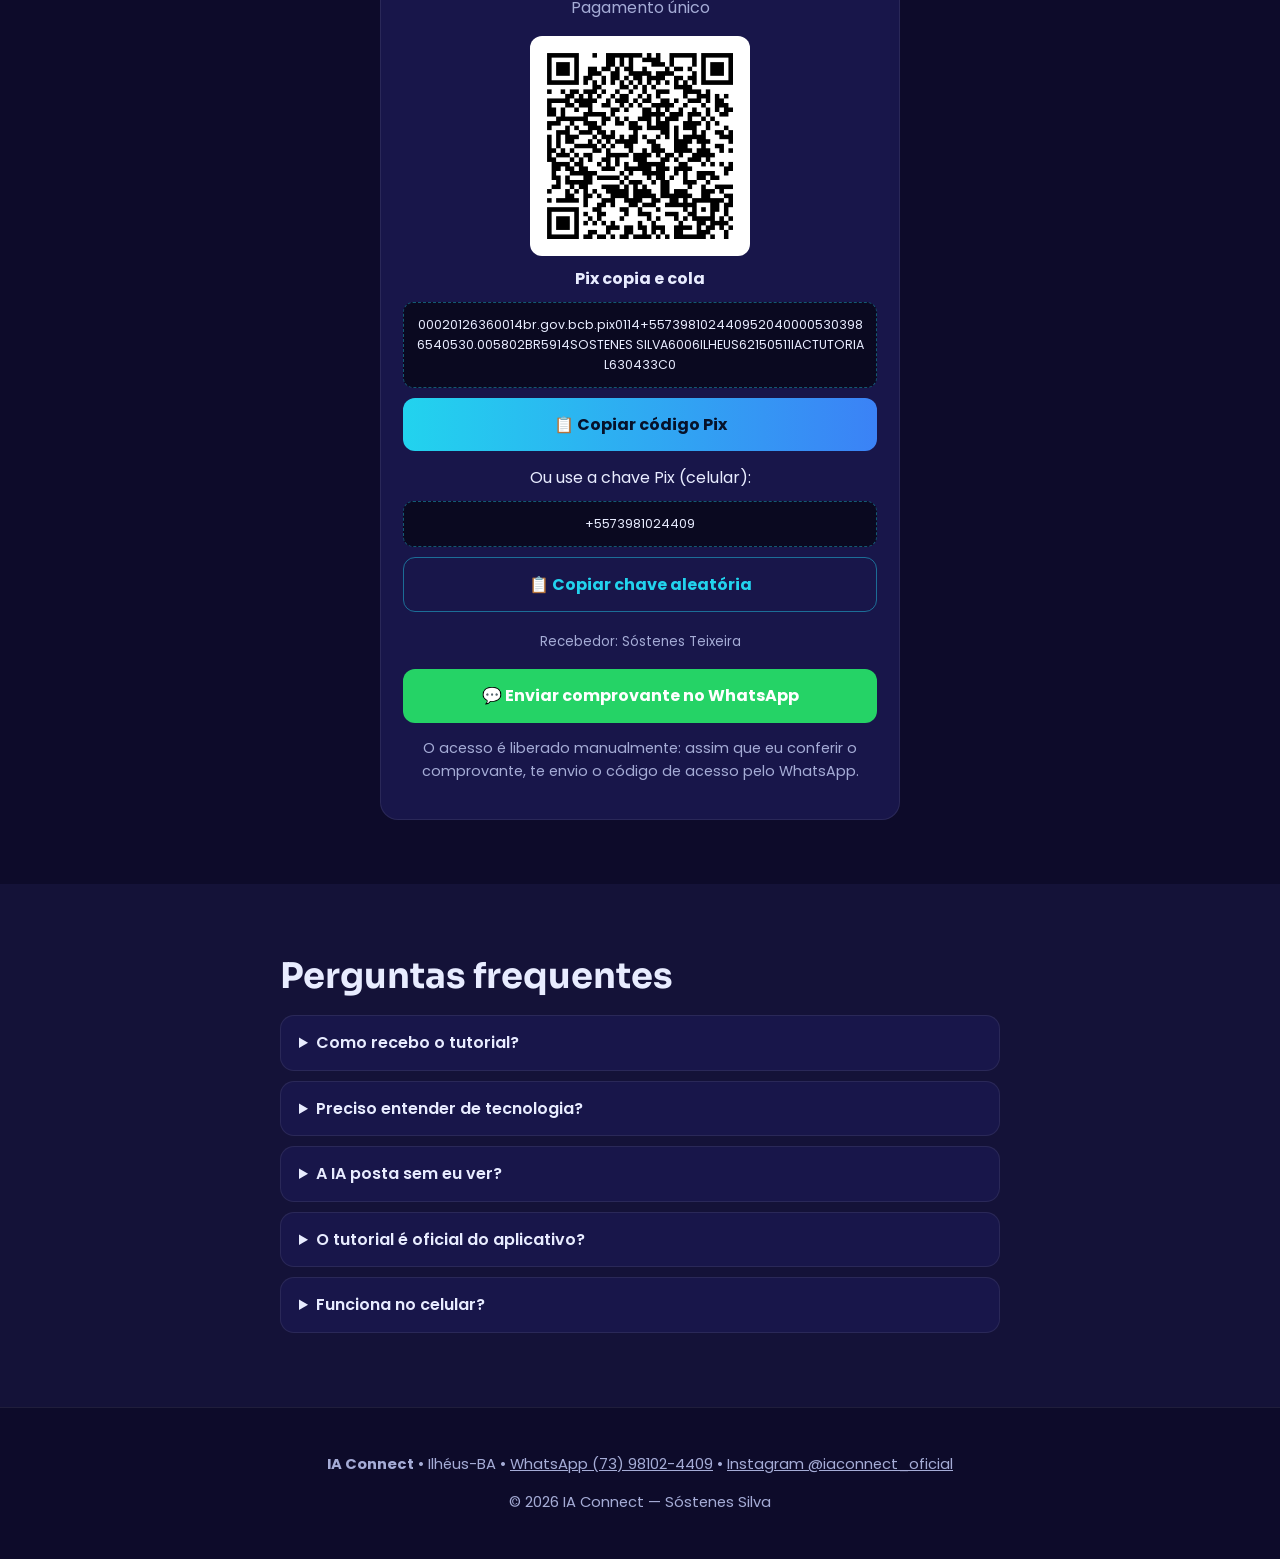
<file: instagram-ia.html>
<!doctype html><html lang="pt-BR"><head><meta charset="utf-8"><meta name="viewport" content="width=device-width,initial-scale=1">
<title>Instagram no automático com IA | IA Connect</title><meta name="description" content="Tutorial passo a passo para ter um assistente de IA cuidando do seu Instagram. R$ 30,00 via Pix."><meta name="theme-color" content="#0d0b2a">
<meta property="og:title" content="Instagram no automático com IA | IA Connect"><meta property="og:description" content="Tutorial passo a passo para ter um assistente de IA cuidando do seu Instagram. R$ 30,00 via Pix."><meta property="og:image" content="images/logo.png">
<link rel="icon" href="images/favicon.png"><link rel="preconnect" href="https://fonts.googleapis.com"><link rel="preconnect" href="https://fonts.gstatic.com" crossorigin>
<link href="https://fonts.googleapis.com/css2?family=Poppins:wght@400;600;700;800&family=Sora:wght@600;700;800&display=swap" rel="stylesheet"><link rel="stylesheet" href="style.css"></head><body>
<header><div class="wrap nav"><a class="brand" href="index.html"><img src="images/logo.png" alt="IA Connect">IA Connect</a>
<button class="burger" aria-label="Menu">☰</button><nav class="menu"><a href="index.html">Início</a><a href="instagram-ia.html">Instagram com IA</a><a href="videos-propaganda.html">Vídeos</a><a href="criacao-sites.html">Sites</a><a href="aplicativos.html">Aplicativos</a><a href="sobre.html">Sobre</a></nav></div></header><main>
<section class="hero"><div class="wrap two"><div><span class="tag">Tutorial independente • passo a passo</span>
<h1>Instagram <span class="grad">no automático</span> com IA</h1>
<p class="lead">Aprenda a configurar o <b>Grok Bot</b>, um app de assistente de IA, para trabalhar no seu perfil — e você continua no controle de tudo.</p>
<div class="btns"><a class="btn btn-p" href="#comprar">Quero o tutorial — R$ 30</a></div></div><div class="reveal"><div class="video video-vertical"><video controls playsinline muted autoplay loop preload="metadata" poster="images/poster-promo.jpg"><source src="videos/iaconnect-promo.mp4" type="video/mp4"></video></div></div></div></section>
<section class="alt"><div class="wrap two"><div class="reveal"><h2>O que o assistente faz por você</h2><ul class="check">
<li>Deixa seu perfil com cara profissional (bio, organização)</li><li>Cria postagens profissionais</li><li>Dá dicas certas para crescer</li>
<li><b>Mostra cada postagem para você aprovar</b> antes de publicar</li><li>Agenda postagens todos os dias, no horário que você escolher</li></ul></div>
<div class="card reveal"><h3>O que está incluído</h3><ul class="check"><li>Tutorial completo, passo a passo, em português</li><li>Como conectar o assistente ao seu Instagram</li><li>Como pedir posts, aprovar e agendar</li><li>Acesso pelo celular, no seu ritmo</li></ul></div></div></section>
<section id="comprar"><div class="wrap" style="max-width:560px"><h2 style="text-align:center">Como <span class="grad">comprar</span></h2>
<div class="steps"><div class="step"><div>Pague via Pix (QR Code ou copia e cola)</div></div><div class="step"><div>Envie o comprovante no WhatsApp</div></div><div class="step"><div>Receba o seu código/link de acesso ao tutorial</div></div></div>
<div class="card" style="text-align:center"><div class="price">R$ 30,00</div><p class="muted">Pagamento único</p>
<img class="qr" src="images/pix-qr.png" alt="QR Code Pix"><b>Pix copia e cola</b><div class="pixcode">00020126360014br.gov.bcb.pix0114+5573981024409520400005303986540530.005802BR5914SOSTENES SILVA6006ILHEUS62150511IACTUTORIAL630433C0</div>
<button class="btn btn-p full" onclick="copiar(this,'00020126360014br.gov.bcb.pix0114+5573981024409520400005303986540530.005802BR5914SOSTENES SILVA6006ILHEUS62150511IACTUTORIAL630433C0','📋 Copiar código Pix')">📋 Copiar código Pix</button>
<p style="margin:14px 0 0">Ou use a chave Pix (celular):</p><div class="pixcode">+5573981024409</div>
<button class="btn btn-o full" onclick="copiar(this,'+5573981024409','📋 Copiar chave aleatória')">📋 Copiar chave aleatória</button>
<p class="muted"><small>Recebedor: Sóstenes Teixeira</small></p>
<a class="btn btn-w full" href="https://wa.me/5573981024409?text=Ol%C3%A1%21%20Fiz%20o%20Pix%20do%20tutorial%20Instagram%20no%20autom%C3%A1tico%20com%20IA%2C%20segue%20o%20comprovante.">💬 Enviar comprovante no WhatsApp</a>
<p class="muted" style="font-size:.9rem;margin-top:14px">O acesso é liberado manualmente: assim que eu conferir o comprovante, te envio o código de acesso pelo WhatsApp.</p></div></div></section>
<section class="alt"><div class="wrap" style="max-width:760px"><h2>Perguntas frequentes</h2>
<details><summary>Como recebo o tutorial?</summary><p>Depois do Pix, envie o comprovante no WhatsApp. Eu confiro e te mando o código de acesso por lá.</p></details>
<details><summary>Preciso entender de tecnologia?</summary><p>Não. O passo a passo é feito para quem nunca usou IA.</p></details>
<details><summary>A IA posta sem eu ver?</summary><p>Não. Cada postagem é mostrada para você aprovar antes de ir ao ar.</p></details>
<details><summary>O tutorial é oficial do aplicativo?</summary><p>Não, é um tutorial independente, feito a partir da minha experiência de uso.</p></details>
<details><summary>Funciona no celular?</summary><p>Sim, dá para fazer tudo pelo celular.</p></details></div></section></main><footer><div class="wrap"><p><b>IA Connect</b> • Ilhéus-BA • <a href="https://wa.me/5573981024409?text=Ol%C3%A1%21%20Vim%20pelo%20site%20da%20IA%20Connect.">WhatsApp (73) 98102-4409</a> • <a href="https://instagram.com/iaconnect_oficial" target="_blank" rel="noopener">Instagram @iaconnect_oficial</a></p><p>© 2026 IA Connect — Sóstenes Silva</p></div></footer>
<a class="wa-float" href="https://wa.me/5573981024409?text=Ol%C3%A1%21%20Vim%20pelo%20site%20da%20IA%20Connect." aria-label="WhatsApp">💬</a><script src="main.js"></script></body></html>
</file>
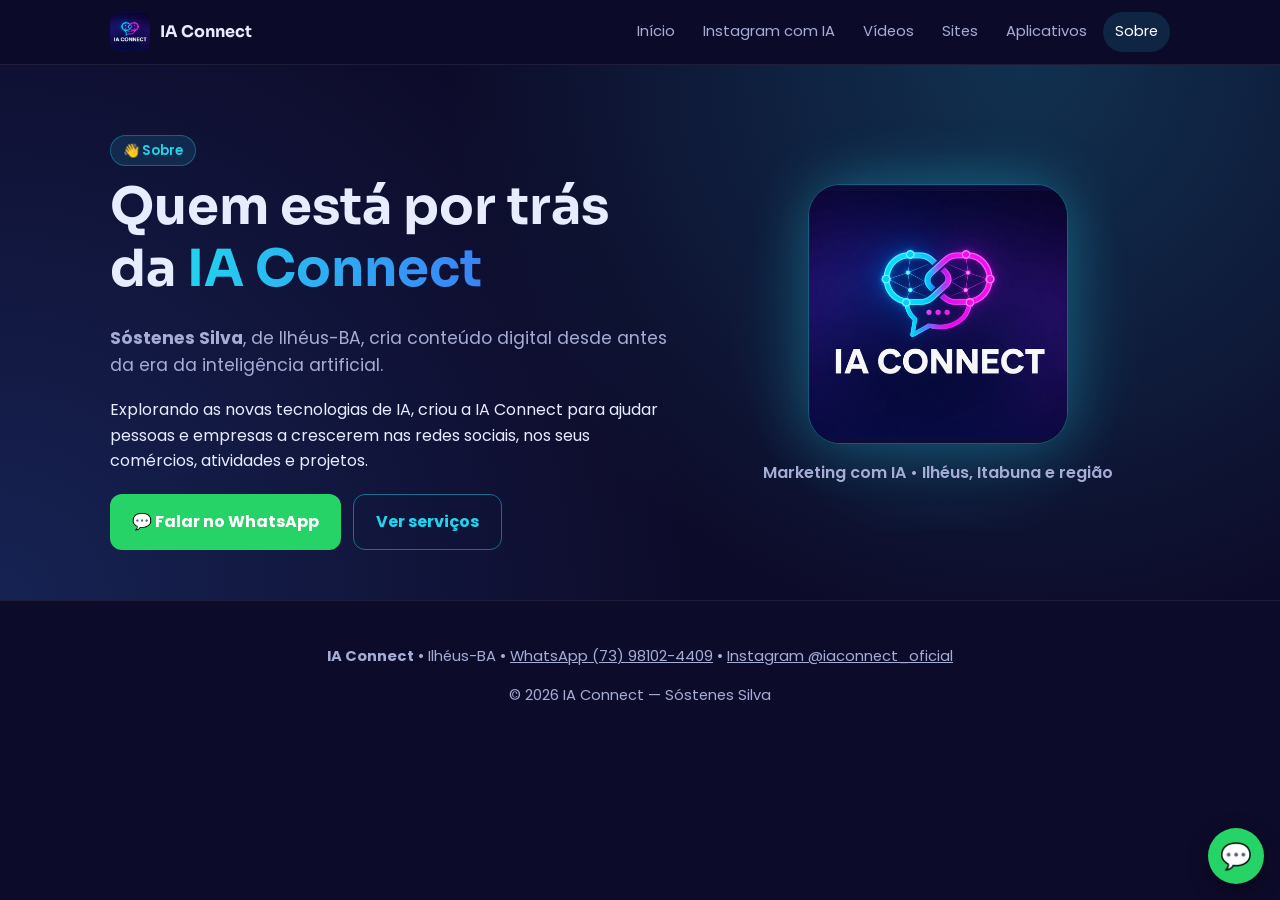
<file: sobre.html>
<!doctype html><html lang="pt-BR"><head><meta charset="utf-8"><meta name="viewport" content="width=device-width,initial-scale=1">
<title>Sobre o criador | IA Connect</title><meta name="description" content="Sóstenes Silva, criador da IA Connect, criador de conteúdo com IA em Ilhéus-BA."><meta name="theme-color" content="#0d0b2a">
<meta property="og:title" content="Sobre o criador | IA Connect"><meta property="og:description" content="Sóstenes Silva, criador da IA Connect, criador de conteúdo com IA em Ilhéus-BA."><meta property="og:image" content="images/logo.png">
<link rel="icon" href="images/favicon.png"><link rel="preconnect" href="https://fonts.googleapis.com"><link rel="preconnect" href="https://fonts.gstatic.com" crossorigin>
<link href="https://fonts.googleapis.com/css2?family=Poppins:wght@400;600;700;800&family=Sora:wght@600;700;800&display=swap" rel="stylesheet"><link rel="stylesheet" href="style.css"></head><body>
<header><div class="wrap nav"><a class="brand" href="index.html"><img src="images/logo.png" alt="IA Connect">IA Connect</a>
<button class="burger" aria-label="Menu">☰</button><nav class="menu"><a href="index.html">Início</a><a href="instagram-ia.html">Instagram com IA</a><a href="videos-propaganda.html">Vídeos</a><a href="criacao-sites.html">Sites</a><a href="aplicativos.html">Aplicativos</a><a href="sobre.html">Sobre</a></nav></div></header><main>
<section class="hero"><div class="wrap two"><div class="reveal"><span class="tag">👋 Sobre</span><h1>Quem está por trás da <span class="grad">IA Connect</span></h1>
<p class="lead"><b>Sóstenes Silva</b>, de Ilhéus-BA, cria conteúdo digital desde antes da era da inteligência artificial.</p>
<p>Explorando as novas tecnologias de IA, criou a IA Connect para ajudar pessoas e empresas a crescerem nas redes sociais, nos seus comércios, atividades e projetos.</p>
<div class="btns"><a class="btn btn-w" href="https://wa.me/5573981024409?text=Ol%C3%A1%21%20Vim%20pelo%20site%20da%20IA%20Connect.">💬 Falar no WhatsApp</a><a class="btn btn-o" href="index.html#servicos">Ver serviços</a></div></div>
<div class="reveal brandvis"><img src="images/logo.png" alt="IA Connect"><p>Marketing com IA • Ilhéus, Itabuna e região</p></div></div></section></main><footer><div class="wrap"><p><b>IA Connect</b> • Ilhéus-BA • <a href="https://wa.me/5573981024409?text=Ol%C3%A1%21%20Vim%20pelo%20site%20da%20IA%20Connect.">WhatsApp (73) 98102-4409</a> • <a href="https://instagram.com/iaconnect_oficial" target="_blank" rel="noopener">Instagram @iaconnect_oficial</a></p><p>© 2026 IA Connect — Sóstenes Silva</p></div></footer>
<a class="wa-float" href="https://wa.me/5573981024409?text=Ol%C3%A1%21%20Vim%20pelo%20site%20da%20IA%20Connect." aria-label="WhatsApp">💬</a><script src="main.js"></script></body></html>
</file>
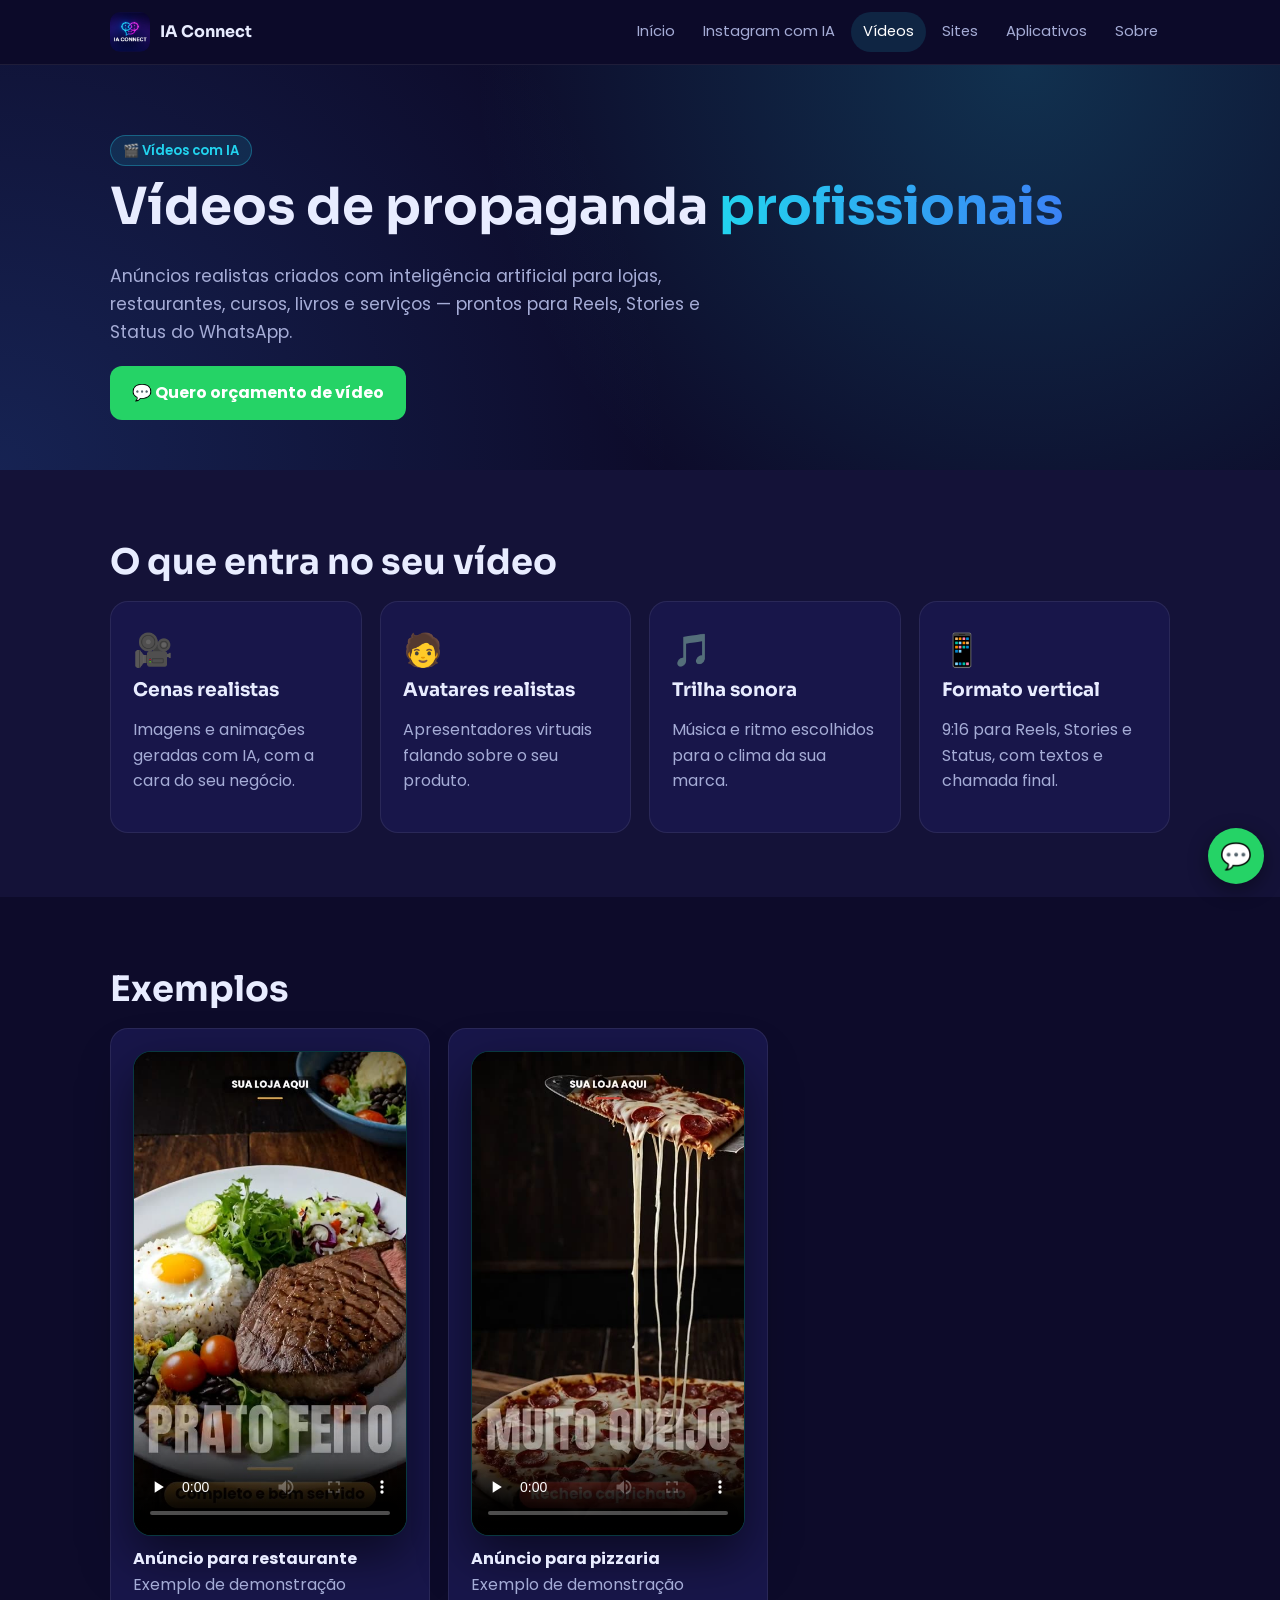
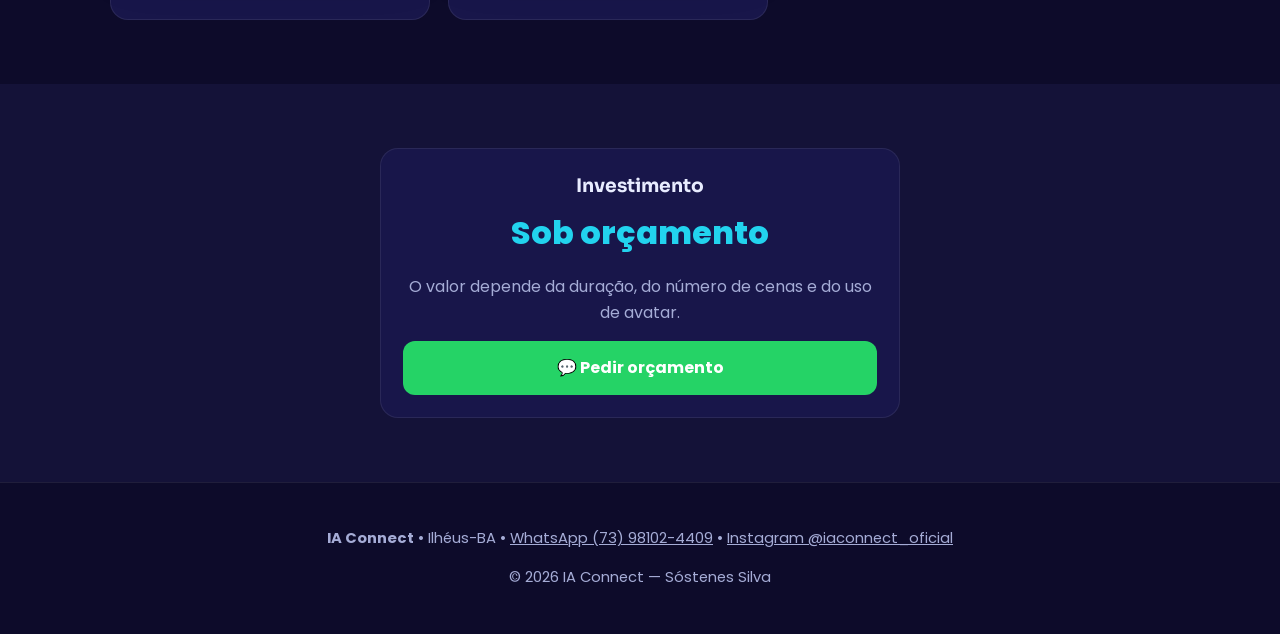
<file: videos-propaganda.html>
<!doctype html><html lang="pt-BR"><head><meta charset="utf-8"><meta name="viewport" content="width=device-width,initial-scale=1">
<title>Vídeos de propaganda com IA | IA Connect</title><meta name="description" content="Vídeos de propaganda profissionais com IA: cenas realistas, avatares e trilha, no formato vertical para Reels e Status."><meta name="theme-color" content="#0d0b2a">
<meta property="og:title" content="Vídeos de propaganda com IA | IA Connect"><meta property="og:description" content="Vídeos de propaganda profissionais com IA: cenas realistas, avatares e trilha, no formato vertical para Reels e Status."><meta property="og:image" content="images/logo.png">
<link rel="icon" href="images/favicon.png"><link rel="preconnect" href="https://fonts.googleapis.com"><link rel="preconnect" href="https://fonts.gstatic.com" crossorigin>
<link href="https://fonts.googleapis.com/css2?family=Poppins:wght@400;600;700;800&family=Sora:wght@600;700;800&display=swap" rel="stylesheet"><link rel="stylesheet" href="style.css"></head><body>
<header><div class="wrap nav"><a class="brand" href="index.html"><img src="images/logo.png" alt="IA Connect">IA Connect</a>
<button class="burger" aria-label="Menu">☰</button><nav class="menu"><a href="index.html">Início</a><a href="instagram-ia.html">Instagram com IA</a><a href="videos-propaganda.html">Vídeos</a><a href="criacao-sites.html">Sites</a><a href="aplicativos.html">Aplicativos</a><a href="sobre.html">Sobre</a></nav></div></header><main>
<section class="hero"><div class="wrap"><span class="tag">🎬 Vídeos com IA</span><h1>Vídeos de propaganda <span class="grad">profissionais</span></h1>
<p class="lead">Anúncios realistas criados com inteligência artificial para lojas, restaurantes, cursos, livros e serviços — prontos para Reels, Stories e Status do WhatsApp.</p>
<div class="btns"><a class="btn btn-w" href="https://wa.me/5573981024409?text=Quero%20or%C3%A7amento%20de%20v%C3%ADdeo">💬 Quero orçamento de vídeo</a></div></div></section>
<section class="alt"><div class="wrap"><h2>O que entra no seu vídeo</h2><div class="grid">
<div class="card reveal"><div class="ico">🎥</div><h3>Cenas realistas</h3><p class="muted">Imagens e animações geradas com IA, com a cara do seu negócio.</p></div>
<div class="card reveal"><div class="ico">🧑</div><h3>Avatares realistas</h3><p class="muted">Apresentadores virtuais falando sobre o seu produto.</p></div>
<div class="card reveal"><div class="ico">🎵</div><h3>Trilha sonora</h3><p class="muted">Música e ritmo escolhidos para o clima da sua marca.</p></div>
<div class="card reveal"><div class="ico">📱</div><h3>Formato vertical</h3><p class="muted">9:16 para Reels, Stories e Status, com textos e chamada final.</p></div></div></div></section>
<section><div class="wrap"><h2>Exemplos</h2><div class="grid" style="grid-template-columns:repeat(auto-fit,minmax(220px,320px))"><div class="card reveal"><div class="video"><video controls playsinline preload="none" poster="images/poster-restaurante.jpg"><source src="videos/anuncio-restaurante.mp4" type="video/mp4"></video></div><p style="margin:10px 0 0"><b>Anúncio para restaurante</b><br><span class="muted">Exemplo de demonstração</span></p></div><div class="card reveal"><div class="video"><video controls playsinline preload="none" poster="images/poster-pizzaria.jpg"><source src="videos/anuncio-pizzaria.mp4" type="video/mp4"></video></div><p style="margin:10px 0 0"><b>Anúncio para pizzaria</b><br><span class="muted">Exemplo de demonstração</span></p></div></div></div></section>
<section class="alt"><div class="wrap" style="max-width:560px;text-align:center"><div class="card"><h3>Investimento</h3><div class="price">Sob orçamento</div><p class="muted">O valor depende da duração, do número de cenas e do uso de avatar.</p><a class="btn btn-w full" href="https://wa.me/5573981024409?text=Quero%20or%C3%A7amento%20de%20v%C3%ADdeo">💬 Pedir orçamento</a></div></div></section></main><footer><div class="wrap"><p><b>IA Connect</b> • Ilhéus-BA • <a href="https://wa.me/5573981024409?text=Ol%C3%A1%21%20Vim%20pelo%20site%20da%20IA%20Connect.">WhatsApp (73) 98102-4409</a> • <a href="https://instagram.com/iaconnect_oficial" target="_blank" rel="noopener">Instagram @iaconnect_oficial</a></p><p>© 2026 IA Connect — Sóstenes Silva</p></div></footer>
<a class="wa-float" href="https://wa.me/5573981024409?text=Ol%C3%A1%21%20Vim%20pelo%20site%20da%20IA%20Connect." aria-label="WhatsApp">💬</a><script src="main.js"></script></body></html>
</file>
<file: style.css>
:root{--bg:#0d0b2a;--bg2:#141238;--card:#18164a;--cy:#22d3ee;--bl:#3b82f6;--tx:#e8ecff;--mu:#a5acd6;--wa:#25d366}
*{box-sizing:border-box}html{scroll-behavior:smooth}
body{margin:0;font-family:'Poppins',system-ui,sans-serif;background:var(--bg);color:var(--tx);line-height:1.6}
a{color:var(--cy)}img,video{max-width:100%;display:block}
h1,h2,h3{font-family:'Sora','Poppins',sans-serif;line-height:1.2;margin:.2em 0 .5em}
h1{font-size:clamp(1.9rem,6vw,3.2rem)}h2{font-size:clamp(1.5rem,4.5vw,2.2rem)}
.grad{background:linear-gradient(90deg,var(--cy),var(--bl));-webkit-background-clip:text;background-clip:text;color:transparent}
.wrap{max-width:1100px;margin:auto;padding:0 20px}
header{position:sticky;top:0;z-index:50;background:rgba(13,11,42,.88);backdrop-filter:blur(10px);border-bottom:1px solid #ffffff14}
.nav{display:flex;align-items:center;justify-content:space-between;height:64px}
.brand{display:flex;align-items:center;gap:10px;font-weight:700;color:var(--tx);text-decoration:none;font-family:Sora}
.brand img{width:40px;height:40px;border-radius:10px;object-fit:cover}
.menu{display:flex;gap:4px}.menu a{color:var(--mu);text-decoration:none;padding:8px 12px;border-radius:999px;font-size:.92rem}
.menu a:hover,.menu a.on{color:#fff;background:#22d3ee22}
.burger{display:none;background:none;border:0;color:#fff;font-size:1.7rem;cursor:pointer}
@media(max-width:860px){.burger{display:block}.menu{position:absolute;top:64px;left:0;right:0;flex-direction:column;background:var(--bg2);padding:10px 20px 20px;display:none;border-bottom:1px solid #ffffff1a}.menu.open{display:flex}.menu a{padding:12px}}
section{padding:64px 0}.alt{background:var(--bg2)}
.hero{padding:70px 0 50px;background:radial-gradient(circle at 80% 0,#22d3ee30,transparent 50%),radial-gradient(circle at 0 100%,#3b82f633,transparent 50%)}
.tag{display:inline-block;background:#22d3ee1f;color:var(--cy);border:1px solid #22d3ee55;padding:4px 12px;border-radius:999px;font-size:.82rem;font-weight:600}
.lead{color:var(--mu);font-size:1.08rem;max-width:640px}
.btn{display:inline-flex;align-items:center;justify-content:center;gap:8px;padding:14px 22px;border-radius:12px;font-weight:700;text-decoration:none;border:0;cursor:pointer;font-size:1rem;font-family:inherit}
.btn-p{background:linear-gradient(90deg,var(--cy),var(--bl));color:#06122a}.btn-w{background:var(--wa);color:#fff}.btn-o{border:1px solid #22d3ee77;color:var(--cy);background:transparent}
.btns{display:flex;flex-wrap:wrap;gap:12px;margin-top:20px}.full{width:100%}
.grid{display:grid;gap:18px;grid-template-columns:repeat(auto-fit,minmax(240px,1fr))}
.card{background:var(--card);border:1px solid #ffffff14;border-radius:18px;padding:22px;transition:.25s}
a.card{color:var(--tx);text-decoration:none;display:block}a.card:hover{transform:translateY(-4px);border-color:#22d3ee88;box-shadow:0 10px 30px #22d3ee22}
.ico{font-size:2rem}.muted{color:var(--mu)}.price{font-size:2rem;font-weight:800;color:var(--cy)}
.steps{counter-reset:s}.step{display:flex;gap:14px;align-items:flex-start;margin:14px 0}
.step::before{counter-increment:s;content:counter(s);flex:0 0 36px;height:36px;border-radius:50%;display:grid;place-items:center;font-weight:800;background:linear-gradient(135deg,var(--cy),var(--bl));color:#06122a}
.video{border-radius:18px;overflow:hidden;border:1px solid #22d3ee44;box-shadow:0 20px 50px #0008;background:#000}
.video video{width:100%;max-height:78vh;margin:auto}
.two{display:grid;gap:30px;align-items:center;grid-template-columns:1fr}@media(min-width:860px){.two{grid-template-columns:1.1fr .9fr}}
ul.check{list-style:none;padding:0}ul.check li{padding:6px 0 6px 30px;position:relative}ul.check li::before{content:"✓";position:absolute;left:0;color:var(--cy);font-weight:800}
.pixcode{background:#0a0920;border:1px dashed #22d3ee66;border-radius:10px;padding:12px;font-size:.78rem;word-break:break-all;user-select:all;margin:10px 0}
.qr{width:220px;background:#fff;padding:8px;border-radius:12px;margin:10px auto}
details{background:var(--card);border:1px solid #ffffff14;border-radius:14px;padding:14px 18px;margin:10px 0}summary{cursor:pointer;font-weight:600}
.shot{border-radius:14px;border:1px solid #ffffff22;aspect-ratio:9/16;object-fit:cover;object-position:top;width:100%}
.placeholder{text-align:center;border:1px dashed #22d3ee55;border-radius:18px;padding:36px 20px;color:var(--mu)}
.photo{border-radius:24px;aspect-ratio:4/5;object-fit:cover;width:100%;max-width:420px;border:2px solid #22d3ee66;box-shadow:0 0 40px #22d3ee33}
.cta{text-align:center;background:linear-gradient(135deg,#22d3ee22,#3b82f622);border:1px solid #22d3ee44;border-radius:24px;padding:40px 20px}
footer{border-top:1px solid #ffffff14;padding:30px 0;text-align:center;color:var(--mu);font-size:.92rem}footer a{color:var(--mu)}
.wa-float{position:fixed;right:16px;bottom:16px;width:56px;height:56px;border-radius:50%;background:var(--wa);display:grid;place-items:center;font-size:1.6rem;text-decoration:none;box-shadow:0 6px 20px #0006;z-index:60}
.reveal{opacity:0;transform:translateY(20px);transition:.6s}.reveal.in{opacity:1;transform:none}
.video.video-vertical{max-width:360px;margin:0 auto;aspect-ratio:9/16}
.video.video-vertical video{width:100%;height:100%;object-fit:cover;display:block}
.svc{display:flex;flex-direction:column;gap:6px}.svc .btn{margin-top:auto}.pv{color:var(--wa);font-weight:600;font-size:.92rem;margin:0}.pr{margin:4px 0 10px}.pr .price{font-size:1.6rem}
.mini .card{padding:16px}
.mdl{position:fixed;inset:0;z-index:100;background:#000b;display:flex;align-items:flex-end;justify-content:center;backdrop-filter:blur(4px)}.mdl[hidden]{display:none}
.mbox{position:relative;background:var(--bg2);border:1px solid #22d3ee44;border-radius:22px 22px 0 0;padding:24px 20px;width:100%;max-width:520px;max-height:92vh;overflow:auto}
@media(min-width:600px){.mdl{align-items:center}.mbox{border-radius:22px}}
.x{position:absolute;top:12px;right:12px;background:#ffffff14;border:0;color:#fff;width:36px;height:36px;border-radius:50%;font-size:1rem;cursor:pointer}
.info{background:#22d3ee14;border:1px solid #22d3ee44;border-radius:12px;padding:12px;font-size:.92rem;margin:10px 0 16px}
#fm label{display:block;font-size:.88rem;color:var(--mu);margin-bottom:10px}#fm input,#fm textarea{width:100%;margin-top:4px;padding:12px;border-radius:10px;border:1px solid #ffffff22;background:#0a0920;color:var(--tx);font:inherit}
#fm input:focus,#fm textarea:focus{outline:2px solid var(--cy)}.pixbox{margin-top:22px;text-align:center;border-top:1px solid #ffffff14;padding-top:16px}
.ptable{background:var(--card);border:1px solid #22d3ee44;border-radius:20px;overflow:hidden;box-shadow:0 20px 50px #0006}
.trow{display:flex;justify-content:space-between;align-items:center;gap:14px;padding:16px 18px;border-bottom:1px solid #ffffff14}.trow .muted{font-size:.88em}
.tp{color:var(--cy);font-size:1.1rem;text-align:right;white-space:nowrap}.tfoot{padding:16px 18px;background:linear-gradient(135deg,#22d3ee22,#3b82f622);text-align:center}
.tier{display:flex;justify-content:space-between;padding:4px 0;font-size:.92rem}.tier b{color:var(--cy)}
#tiers{margin-top:18px}#tiers select{display:block;width:100%;margin:4px 0 10px;padding:12px;border-radius:10px;border:1px solid #ffffff22;background:#0a0920;color:var(--tx);font:inherit}
.brandvis{text-align:center;padding:30px;border-radius:28px;background:radial-gradient(circle,#22d3ee26,transparent 70%)}.brandvis img{width:min(260px,70%);margin:0 auto;border-radius:32px;box-shadow:0 0 60px #22d3ee55;border:1px solid #22d3ee55}.brandvis p{color:var(--mu);margin-top:16px;font-weight:600}
</file>
